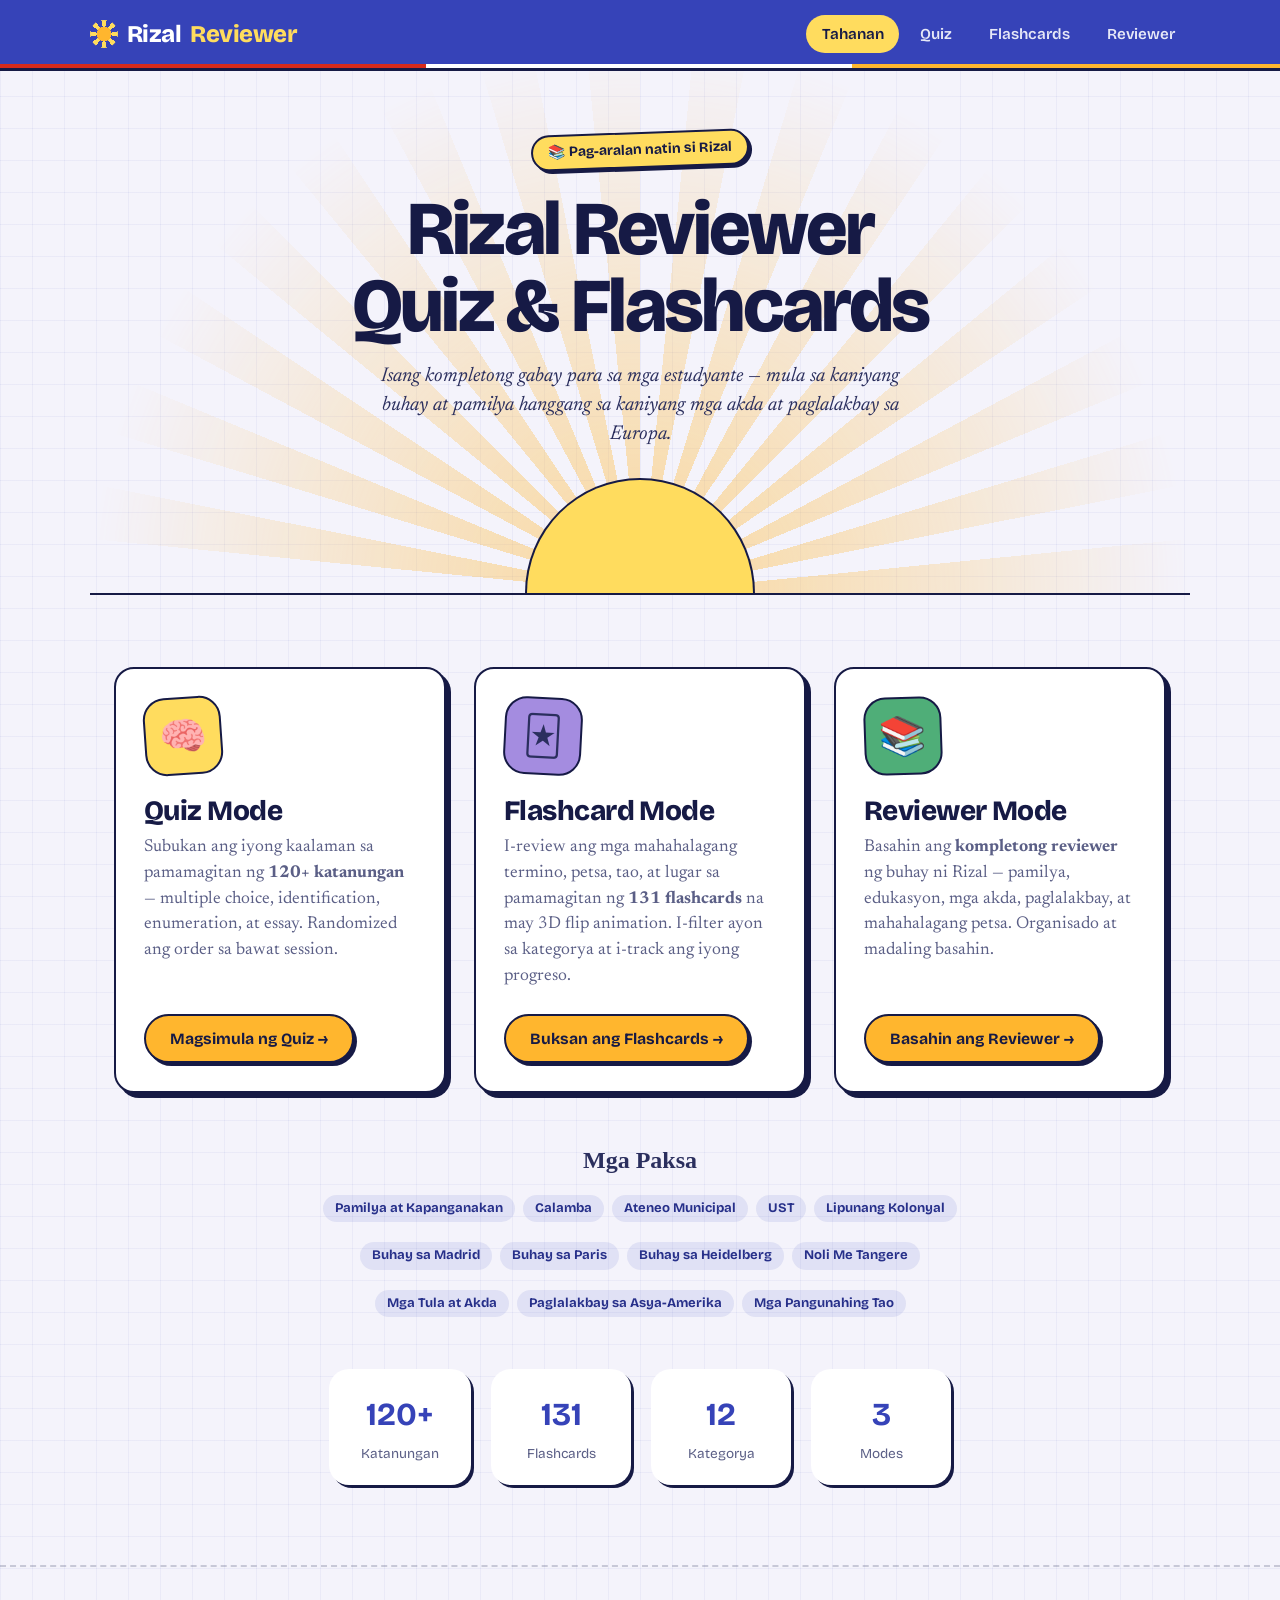
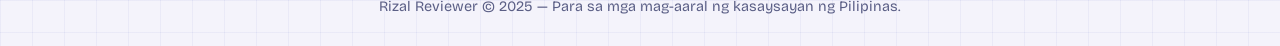
<file: index.html>
<!DOCTYPE html>
<html lang="fil">
<head>
  <meta charset="UTF-8" />
  <meta name="viewport" content="width=device-width, initial-scale=1.0" />
  <title>Rizal Reviewer — Quiz &amp; Flashcards</title>
  <link rel="stylesheet" href="style.css" />
</head>
<body>

  <!-- HEADER -->
  <header class="site-header">
    <div class="header-inner">
      <div class="site-title">Rizal <span>Reviewer</span></div>
      <nav class="site-nav">
        <a href="index.html"      class="nav-link active">Tahanan</a>
        <a href="quiz.html"       class="nav-link">Quiz</a>
        <a href="flashcards.html" class="nav-link">Flashcards</a>
        <a href="reviewer.html"   class="nav-link">Reviewer</a>
      </nav>
    </div>
  </header>

  <!-- HERO -->
  <section class="hero container">
    <div class="hero-badge">📚 Pag-aralan natin si Rizal</div>
    <h1>Rizal Reviewer<br>Quiz &amp; Flashcards</h1>
    <p>
      Isang kompletong gabay para sa mga estudyante — mula sa kaniyang buhay at pamilya
      hanggang sa kaniyang mga akda at paglalakbay sa Europa.
    </p>
  </section>

  <!-- MODE CARDS -->
  <main class="container">
    <div class="mode-grid">

      <!-- Quiz Card -->
      <a href="quiz.html" class="mode-card">
        <span class="mode-icon">🧠</span>
        <h2>Quiz Mode</h2>
        <p>
          Subukan ang iyong kaalaman sa pamamagitan ng <strong>120+ katanungan</strong> —
          multiple choice, identification, enumeration, at essay.
          Randomized ang order sa bawat session.
        </p>
        <span class="btn-primary">Magsimula ng Quiz →</span>
      </a>

      <!-- Flashcard Card -->
      <a href="flashcards.html" class="mode-card">
        <span class="mode-icon">🃏</span>
        <h2>Flashcard Mode</h2>
        <p>
          I-review ang mga mahahalagang termino, petsa, tao, at lugar sa pamamagitan ng
          <strong>131 flashcards</strong> na may 3D flip animation.
          I-filter ayon sa kategorya at i-track ang iyong progreso.
        </p>
        <span class="btn-primary">Buksan ang Flashcards →</span>
      </a>

      <!-- Reviewer Card -->
      <a href="reviewer.html" class="mode-card">
        <span class="mode-icon">📚</span>
        <h2>Reviewer Mode</h2>
        <p>
          Basahin ang <strong>kompletong reviewer</strong> ng buhay ni Rizal —
          pamilya, edukasyon, mga akda, paglalakbay, at mahahalagang petsa.
          Organisado at madaling basahin.
        </p>
        <span class="btn-primary">Basahin ang Reviewer →</span>
      </a>

    </div>

    <!-- Topics Covered -->
    <section style="margin-top:3rem; text-align:center;">
      <h2 style="font-family:'Playfair Display',serif; color:var(--navy); font-size:1.5rem; margin-bottom:1rem;">
        Mga Paksa
      </h2>
      <div style="display:flex; flex-wrap:wrap; gap:.5rem; justify-content:center; max-width:700px; margin:0 auto;">
        <span class="category-badge">Pamilya at Kapanganakan</span>
        <span class="category-badge">Calamba</span>
        <span class="category-badge">Ateneo Municipal</span>
        <span class="category-badge">UST</span>
        <span class="category-badge">Lipunang Kolonyal</span>
        <span class="category-badge">Buhay sa Madrid</span>
        <span class="category-badge">Buhay sa Paris</span>
        <span class="category-badge">Buhay sa Heidelberg</span>
        <span class="category-badge">Noli Me Tangere</span>
        <span class="category-badge">Mga Tula at Akda</span>
        <span class="category-badge">Paglalakbay sa Asya-Amerika</span>
        <span class="category-badge">Mga Pangunahing Tao</span>
      </div>
    </section>

    <!-- Quick Stats -->
    <section style="margin-top:2.5rem;">
      <div style="display:flex; gap:1.25rem; justify-content:center; flex-wrap:wrap;">
        <div style="background:var(--white); border-radius:var(--radius); box-shadow:var(--shadow-sm); padding:1.25rem 2rem; text-align:center; min-width:140px;">
          <div style="font-size:2rem; font-weight:700; color:var(--primary);">120+</div>
          <div style="font-size:.85rem; color:var(--mid-gray); margin-top:.2rem;">Katanungan</div>
        </div>
        <div style="background:var(--white); border-radius:var(--radius); box-shadow:var(--shadow-sm); padding:1.25rem 2rem; text-align:center; min-width:140px;">
          <div style="font-size:2rem; font-weight:700; color:var(--primary);">131</div>
          <div style="font-size:.85rem; color:var(--mid-gray); margin-top:.2rem;">Flashcards</div>
        </div>
        <div style="background:var(--white); border-radius:var(--radius); box-shadow:var(--shadow-sm); padding:1.25rem 2rem; text-align:center; min-width:140px;">
          <div style="font-size:2rem; font-weight:700; color:var(--primary);">12</div>
          <div style="font-size:.85rem; color:var(--mid-gray); margin-top:.2rem;">Kategorya</div>
        </div>
        <div style="background:var(--white); border-radius:var(--radius); box-shadow:var(--shadow-sm); padding:1.25rem 2rem; text-align:center; min-width:140px;">
          <div style="font-size:2rem; font-weight:700; color:var(--primary);">3</div>
          <div style="font-size:.85rem; color:var(--mid-gray); margin-top:.2rem;">Modes</div>
        </div>
      </div>
    </section>
  </main>

  <!-- FOOTER -->
  <footer class="site-footer">
    <p>Rizal Reviewer &copy; 2025 &mdash; Para sa mga mag-aaral ng kasaysayan ng Pilipinas.</p>
  </footer>

</body>
</html>
</file>
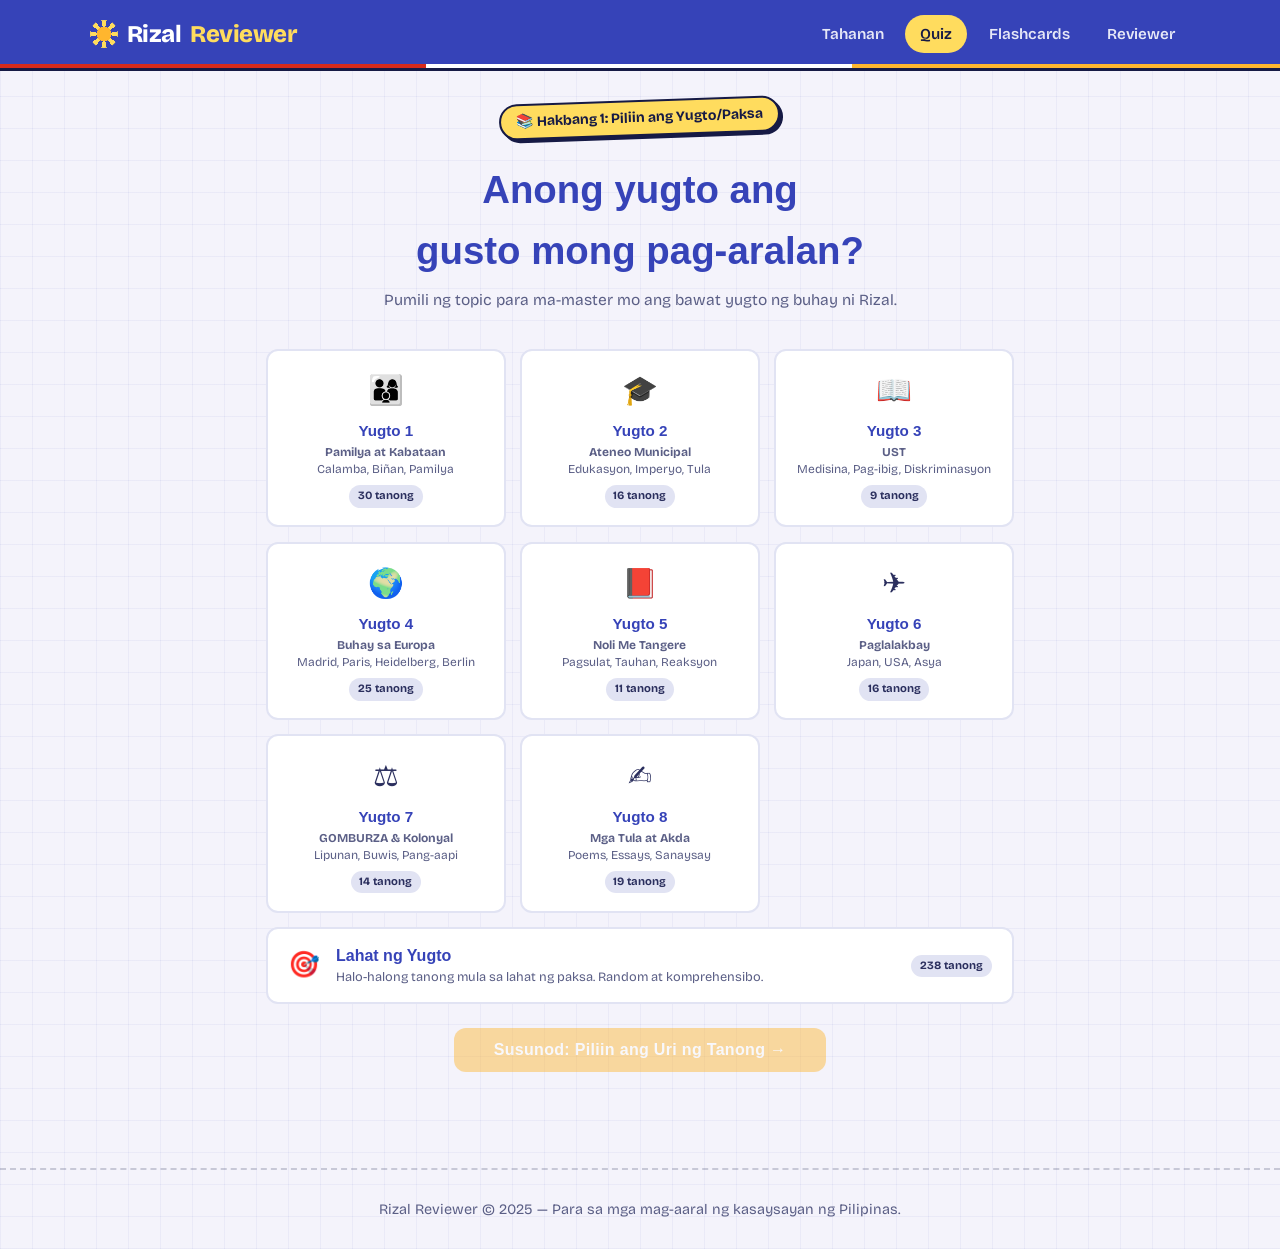
<file: quiz.html>
<!DOCTYPE html>
<html lang="fil">
<head>
  <meta charset="UTF-8" />
  <meta name="viewport" content="width=device-width, initial-scale=1.0" />
  <title>Quiz — Rizal Reviewer</title>
  <link rel="stylesheet" href="style.css" />
  <style>
    /* ── Mode Select Screen ── */
    .mode-select-screen {
      max-width: 780px;
      margin: 0 auto;
      padding: 2rem 1rem 3rem;
    }

    .mode-select-hero {
      text-align: center;
      margin-bottom: 2.25rem;
    }

    .mode-select-hero h1 {
      font-family: Arial, Helvetica, sans-serif;
      font-size: clamp(1.6rem, 4vw, 2.4rem);
      color: var(--primary);
      margin-bottom: .4rem;
    }

    .mode-select-hero p {
      color: var(--mid-gray);
      font-size: .97rem;
    }

    .type-grid {
      display: grid;
      grid-template-columns: repeat(auto-fit, minmax(160px, 1fr));
      gap: 0.9rem;
      margin-bottom: 1.25rem;
    }

    .type-card {
      background: var(--white);
      border: 2.5px solid var(--light-gray);
      border-radius: var(--radius-sm);
      padding: 1.1rem 1rem;
      text-align: center;
      cursor: pointer;
      transition: transform var(--transition), box-shadow var(--transition), border-color var(--transition);
      user-select: none;
    }

    .type-card:hover {
      transform: translateY(-3px);
      box-shadow: var(--shadow-sm);
    }

    .type-card.selected {
      border-color: var(--gold);
      box-shadow: 0 0 0 3px rgba(212,160,23,.2);
    }

    .type-card-icon { font-size: 1.8rem; margin-bottom: .5rem; display: block; }

    .type-card h3 {
      font-family: Arial, Helvetica, sans-serif;
      font-size: 0.95rem;
      color: var(--primary);
      margin-bottom: .25rem;
      line-height: 1.2;
    }

    .type-card p {
      font-size: .75rem;
      color: var(--mid-gray);
      line-height: 1.35;
    }

    .type-card .q-count {
      display: inline-block;
      margin-top: .5rem;
      background: var(--light-gray);
      color: var(--navy);
      font-size: .7rem;
      font-weight: 700;
      border-radius: 99px;
      padding: .15rem .55rem;
    }

    .type-card.selected .q-count {
      background: rgba(255,173,51,.18);
      color: var(--accent-red);
    }

    /* all-types card spans full width on its row */
    .type-card-all {
      grid-column: 1 / -1;
      display: flex;
      align-items: center;
      gap: 1rem;
      text-align: left;
      padding: 1rem 1.25rem;
    }

    .type-card-all .type-card-icon { margin-bottom: 0; font-size: 1.6rem; flex-shrink: 0; }

    .type-card-all .card-text h3 { margin-bottom: .15rem; font-size: 1rem; }
    .type-card-all .card-text p { font-size: .8rem; }

    .start-row {
      display: flex;
      justify-content: center;
      margin-top: 1.5rem;
    }

    .btn-start {
      background: var(--accent-orange);
      color: var(--white);
      font-weight: 700;
      font-size: 1rem;
      padding: .8rem 2.5rem;
      border-radius: var(--radius-sm);
      border: none;
      cursor: pointer;
      transition: filter var(--transition), transform var(--transition);
      letter-spacing: .02em;
    }

    .btn-start:hover { filter: brightness(1.08); transform: translateY(-2px); }
    .btn-start:disabled { opacity: .45; cursor: not-allowed; transform: none; filter: none; }

    /* colour accents per type */
    .type-card[data-type="identification"] { --accent: #6baa75; }
    .type-card[data-type="multiple-choice"] { --accent: #4c57a9; }
    .type-card[data-type="enumeration"] { --accent: #ffad33; }
    .type-card[data-type="essay"] { --accent: #cc1400; }
    .type-card[data-type="all"] { --accent: #967cc7; }

    .type-card.selected { border-color: var(--accent, var(--accent-orange)); box-shadow: 0 0 0 3px color-mix(in srgb, var(--accent, var(--accent-orange)) 20%, transparent); }
    .type-card.selected h3 { color: var(--accent, var(--primary)); }
    .type-card.selected .q-count { background: color-mix(in srgb, var(--accent, var(--accent-orange)) 12%, transparent); color: var(--accent, var(--accent-red)); }
  </style>
</head>
<body>

  <!-- HEADER -->
  <header class="site-header">
    <div class="header-inner">
      <div class="site-title">Rizal <span>Reviewer</span></div>
      <nav class="site-nav">
        <a href="index.html"      class="nav-link">Tahanan</a>
        <a href="quiz.html"       class="nav-link active">Quiz</a>
        <a href="flashcards.html" class="nav-link">Flashcards</a>
        <a href="reviewer.html"   class="nav-link">Reviewer</a>
      </nav>
    </div>
  </header>

  <main id="quizMain">

    <!-- ══════════════════════════════════════════════════════
         MODE SELECT SCREEN - STEP 1: TOPIC/YUGTO
    ══════════════════════════════════════════════════════ -->
    <div id="topicSelectScreen" class="mode-select-screen">
      <div class="mode-select-hero">
        <div class="hero-badge">📚 Hakbang 1: Piliin ang Yugto/Paksa</div>
        <h1>Anong yugto ang<br>gusto mong pag-aralan?</h1>
        <p>Pumili ng topic para ma-master mo ang bawat yugto ng buhay ni Rizal.</p>
      </div>

      <div class="type-grid" style="grid-template-columns: repeat(auto-fit, minmax(200px, 1fr));">

        <!-- Yugto 1: Pamilya at Kabataan -->
        <div class="type-card" data-category="yugto1" onclick="selectCategory(this)">
          <span class="type-card-icon">👨‍👩‍👦</span>
          <h3>Yugto 1</h3>
          <p><strong>Pamilya at Kabataan</strong><br>Calamba, Biñan, Pamilya</p>
          <span class="q-count" id="count-yugto1">0 tanong</span>
        </div>

        <!-- Yugto 2: Ateneo -->
        <div class="type-card" data-category="yugto2" onclick="selectCategory(this)">
          <span class="type-card-icon">🎓</span>
          <h3>Yugto 2</h3>
          <p><strong>Ateneo Municipal</strong><br>Edukasyon, Imperyo, Tula</p>
          <span class="q-count" id="count-yugto2">0 tanong</span>
        </div>

        <!-- Yugto 3: UST -->
        <div class="type-card" data-category="yugto3" onclick="selectCategory(this)">
          <span class="type-card-icon">📖</span>
          <h3>Yugto 3</h3>
          <p><strong>UST</strong><br>Medisina, Pag-ibig, Diskriminasyon</p>
          <span class="q-count" id="count-yugto3">0 tanong</span>
        </div>

        <!-- Yugto 4: Europa -->
        <div class="type-card" data-category="yugto4" onclick="selectCategory(this)">
          <span class="type-card-icon">🌍</span>
          <h3>Yugto 4</h3>
          <p><strong>Buhay sa Europa</strong><br>Madrid, Paris, Heidelberg, Berlin</p>
          <span class="q-count" id="count-yugto4">0 tanong</span>
        </div>

        <!-- Yugto 5: Noli -->
        <div class="type-card" data-category="yugto5" onclick="selectCategory(this)">
          <span class="type-card-icon">📕</span>
          <h3>Yugto 5</h3>
          <p><strong>Noli Me Tangere</strong><br>Pagsulat, Tauhan, Reaksyon</p>
          <span class="q-count" id="count-yugto5">0 tanong</span>
        </div>

        <!-- Yugto 6: Paglalakbay -->
        <div class="type-card" data-category="yugto6" onclick="selectCategory(this)">
          <span class="type-card-icon">✈️</span>
          <h3>Yugto 6</h3>
          <p><strong>Paglalakbay</strong><br>Japan, USA, Asya</p>
          <span class="q-count" id="count-yugto6">0 tanong</span>
        </div>

        <!-- GOMBURZA & Colonial -->
        <div class="type-card" data-category="yugto7" onclick="selectCategory(this)">
          <span class="type-card-icon">⚖️</span>
          <h3>Yugto 7</h3>
          <p><strong>GOMBURZA & Kolonyal</strong><br>Lipunan, Buwis, Pang-aapi</p>
          <span class="q-count" id="count-yugto7">0 tanong</span>
        </div>

        <!-- Mga Akda -->
        <div class="type-card" data-category="yugto8" onclick="selectCategory(this)">
          <span class="type-card-icon">✍️</span>
          <h3>Yugto 8</h3>
          <p><strong>Mga Tula at Akda</strong><br>Poems, Essays, Sanaysay</p>
          <span class="q-count" id="count-yugto8">0 tanong</span>
        </div>

        <!-- All Topics -->
        <div class="type-card type-card-all" data-category="all" onclick="selectCategory(this)">
          <span class="type-card-icon">🎯</span>
          <div class="card-text">
            <h3>Lahat ng Yugto</h3>
            <p>Halo-halong tanong mula sa lahat ng paksa. Random at komprehensibo.</p>
          </div>
          <span class="q-count" id="count-all-topics" style="margin-top:0; margin-left:auto; flex-shrink:0;">0 tanong</span>
        </div>

      </div>

      <div class="start-row">
        <button class="btn-start" id="categoryNextBtn" onclick="goToTypeSelect()" disabled>
          Susunod: Piliin ang Uri ng Tanong →
        </button>
      </div>
    </div>

    <!-- ══════════════════════════════════════════════════════
         MODE SELECT SCREEN - STEP 2: QUESTION TYPE
    ══════════════════════════════════════════════════════ -->
    <div id="modeSelectScreen" class="mode-select-screen hidden">
      <div class="mode-select-hero">
        <div class="hero-badge">🧠 Hakbang 2: Piliin ang Uri ng Tanong</div>
        <h1>Anong uri ng quiz<br>ang gusto mo?</h1>
        <p>Pumili ng question type para sa <span id="selectedTopicName" style="color:var(--accent-orange);font-weight:700;"></span></p>
        <button class="btn btn-ghost" style="margin-top:.5rem;" onclick="backToTopicSelect()">← Bumalik sa Yugto</button>
      </div>

      <div class="type-grid">

        <!-- Identification -->
        <div class="type-card" data-type="identification" onclick="selectType(this)">
          <span class="type-card-icon">🔍</span>
          <h3>Identification</h3>
          <p>Ibigay ang tamang sagot batay sa paglalarawan o pahiwatig.</p>
          <span class="q-count" id="count-identification">0 tanong</span>
        </div>

        <!-- Multiple Choice -->
        <div class="type-card" data-type="multiple-choice" onclick="selectType(this)">
          <span class="type-card-icon">🔵</span>
          <h3>Multiple Choice</h3>
          <p>Piliin ang tamang sagot sa apat na pagpipilian.</p>
          <span class="q-count" id="count-multiple-choice">0 tanong</span>
        </div>

        <!-- Enumeration -->
        <div class="type-card" data-type="enumeration" onclick="selectType(this)">
          <span class="type-card-icon">📋</span>
          <h3>Enumeration</h3>
          <p>Ilista ang mga tamang sagot sa bawat tanong.</p>
          <span class="q-count" id="count-enumeration">0 tanong</span>
        </div>

        <!-- Essay -->
        <div class="type-card" data-type="essay" onclick="selectType(this)">
          <span class="type-card-icon">✍️</span>
          <h3>Essay</h3>
          <p>Sagutin nang bukas, pagkatapos ay ikumpara sa modelo ng sagot.</p>
          <span class="q-count" id="count-essay">0 tanong</span>
        </div>

        <!-- All Types -->
        <div class="type-card type-card-all" data-type="all" onclick="selectType(this)">
          <span class="type-card-icon">🎯</span>
          <div class="card-text">
            <h3>Lahat ng Uri</h3>
            <p>Halo-halong identification, multiple choice, enumeration, at essay. Randomized ang order.</p>
          </div>
          <span class="q-count" id="count-all" style="margin-top:0; margin-left:auto; flex-shrink:0;">0 tanong</span>
        </div>

      </div>

      <div class="start-row">
        <button class="btn-start" id="startBtn" onclick="startQuiz()" disabled>
          Simulan ang Quiz →
        </button>
      </div>
    </div>

    <!-- ══════════════════════════════════════════════════════
         QUIZ SCREEN
    ══════════════════════════════════════════════════════ -->
    <div id="quizScreen" class="quiz-layout hidden">

      <!-- Top bar -->
      <div class="quiz-meta">
        <div style="display:flex; align-items:center; gap:.6rem;">
          <button class="btn btn-ghost" style="padding:.3rem .6rem; font-size:.82rem;" onclick="backToMenu()">← Menu</button>
          <div class="score-display" id="scoreDisplay">Iskor: 0</div>
        </div>
        <div style="font-size:.88rem; color:var(--mid-gray);" id="qCounter">Tanong 1 ng 65</div>
      </div>

      <!-- Progress Bar -->
      <div class="progress-wrap">
        <div class="progress-bar" id="progressBar" style="width:0%"></div>
      </div>

      <!-- Question Card -->
      <div class="question-card">
        <span class="question-type-tag" id="typeTag">Multiple Choice</span>
        <span class="category-badge" id="catBadge">Kategorya</span>
        <div class="question-text" id="questionText">Naglo-load...</div>

        <!-- Multiple Choice -->
        <div id="mcArea" class="options-grid hidden"></div>

        <!-- Identification -->
        <div id="idArea" class="hidden">
          <div class="id-input-wrap">
            <input type="text" class="id-input" id="idInput" placeholder="Isulat ang iyong sagot dito..." autocomplete="off" />
            <button class="btn btn-navy" id="idCheckBtn" onclick="checkIdentification()">Suriin</button>
          </div>
        </div>

        <!-- Enumeration -->
        <div id="enumArea" class="hidden">
          <div class="enum-inputs" id="enumInputs"></div>
          <div class="action-row">
            <button class="btn btn-navy" id="enumCheckBtn" onclick="checkEnumeration()">Isumite ang mga Sagot</button>
          </div>
        </div>

        <!-- Essay -->
        <div id="essayArea" class="hidden">
          <p class="self-eval-note">✏️ Self-evaluation — Isulat ang iyong sagot, pagkatapos ay ipakita ang modelo ng sagot para suriin ang iyong sarili.</p>
          <textarea class="essay-textarea" id="essayInput" placeholder="Isulat ang iyong sagot dito..."></textarea>
          <div class="action-row">
            <button class="btn btn-gold" onclick="revealEssay()">Ipakita ang Modelo ng Sagot 📖</button>
          </div>
        </div>

        <!-- Feedback Box -->
        <div class="feedback-box" id="feedbackBox"></div>
      </div>

      <!-- Next Button -->
      <div class="action-row" id="nextRow" style="display:none;">
        <button class="btn btn-navy" id="nextBtn" onclick="nextQuestion()">Susunod na Tanong →</button>
      </div>
    </div>

    <!-- ══════════════════════════════════════════════════════
         RESULTS SCREEN
    ══════════════════════════════════════════════════════ -->
    <div id="resultsScreen" class="quiz-layout hidden">
      <div class="results-screen">
        <div class="results-emoji" id="resultsEmoji">🎉</div>
        <h2 id="resultsHeading">Magaling!</h2>
        <div class="score-big" id="scoreBig">0 / 0</div>
        <div class="score-label" id="scoreLabel">0%</div>

        <div class="results-breakdown" id="resultsBreakdown"></div>

        <div class="results-actions">
          <button class="btn btn-gold" onclick="restartSameType()">🔄 Ulitin ang ganitong Uri</button>
          <button class="btn btn-outline" onclick="backToMenu()">🎯 Pumili ng Ibang Uri</button>
          <a href="index.html" class="btn btn-ghost">🏠 Tahanan</a>
        </div>

        <div class="review-section" id="reviewSection"></div>
      </div>
    </div>

  </main>

  <footer class="site-footer">
    <p>Rizal Reviewer &copy; 2025 &mdash; Para sa mga mag-aaral ng kasaysayan ng Pilipinas.</p>
  </footer>

  <script src="questions.js"></script>
  <script>
  // =========================================================
  //  Quiz Engine with Category Selection
  // =========================================================

  let selectedCategory = null;  // yugto1, yugto2, etc., or 'all'
  let selectedType     = null;  // 'identification' | 'multiple-choice' | 'enumeration' | 'essay' | 'all'
  let shuffled         = [];
  let currentIdx       = 0;
  let score            = 0;
  let answered         = false;
  let wrongItems       = [];
  let essayRevealed    = false;

  // Category mappings
  const CATEGORY_MAP = {
    'yugto1': ['Pamilya at Kapanganakan', 'Calamba', 'Biñan'],
    'yugto2': ['Ateneo Municipal'],
    'yugto3': ['UST'],
    'yugto4': ['Buhay sa Europa'],
    'yugto5': ['Noli Me Tangere'],
    'yugto6': ['Paglalakbay'],
    'yugto7': ['GOMBURZA', 'Lipunang Kolonyal'],
    'yugto8': ['Mga Tula at Akda']
  };

  const CATEGORY_NAMES = {
    'yugto1': 'Yugto 1: Pamilya at Kabataan',
    'yugto2': 'Yugto 2: Ateneo Municipal',
    'yugto3': 'Yugto 3: UST',
    'yugto4': 'Yugto 4: Buhay sa Europa',
    'yugto5': 'Yugto 5: Noli Me Tangere',
    'yugto6': 'Yugto 6: Paglalakbay',
    'yugto7': 'Yugto 7: GOMBURZA & Kolonyal',
    'yugto8': 'Yugto 8: Mga Tula at Akda',
    'all': 'Lahat ng Yugto'
  };

  // ── Helpers ──────────────────────────────────────────────
  function shuffle(arr) {
    const a = [...arr];
    for (let i = a.length - 1; i > 0; i--) {
      const j = Math.floor(Math.random() * (i + 1));
      [a[i], a[j]] = [a[j], a[i]];
    }
    return a;
  }

  function normalize(str) {
    return String(str).trim().toLowerCase()
      .replace(/[áàâä]/g,'a').replace(/[éèêë]/g,'e')
      .replace(/[íìîï]/g,'i').replace(/[óòôö]/g,'o')
      .replace(/[úùûü]/g,'u').replace(/ñ/g,'n');
  }

  function typeLabel(type) {
    const map = {
      'multiple-choice': '🔵 Multiple Choice',
      'identification':  '🔍 Identification',
      'enumeration':     '📋 Enumeration',
      'essay':           '✍️ Essay (Self-Evaluation)'
    };
    return map[type] || type;
  }

  // ── Count questions per type ──────────────────────────────
  function initCounts() {
    // Count by category
    for (let cat in CATEGORY_MAP) {
      const categories = CATEGORY_MAP[cat];
      const n = QUESTIONS.filter(q => categories.includes(q.category)).length;
      const el = document.getElementById(`count-${cat}`);
      if (el) el.textContent = `${n} tanong`;
    }
    document.getElementById('count-all-topics').textContent = `${QUESTIONS.length} tanong`;

    // Count by type (will update after category selection)
    updateTypeCounts();
  }

  function updateTypeCounts() {
    const pool = getQuestionPool();
    const types = ['identification','multiple-choice','enumeration','essay'];
    types.forEach(t => {
      const n = pool.filter(q => q.type === t).length;
      const el = document.getElementById(`count-${t}`);
      if (el) el.textContent = `${n} tanong`;
    });
    const allEl = document.getElementById('count-all');
    if (allEl) allEl.textContent = `${pool.length} tanong`;
  }

  function getQuestionPool() {
    if (!selectedCategory || selectedCategory === 'all') {
      return QUESTIONS;
    }
    const categories = CATEGORY_MAP[selectedCategory];
    return QUESTIONS.filter(q => categories.includes(q.category));
  }

  // ── Category selection ────────────────────────────────────
  function selectCategory(card) {
    document.querySelectorAll('#topicSelectScreen .type-card').forEach(c => c.classList.remove('selected'));
    card.classList.add('selected');
    selectedCategory = card.dataset.category;
    document.getElementById('categoryNextBtn').disabled = false;
  }

  function goToTypeSelect() {
    if (!selectedCategory) return;
    document.getElementById('topicSelectScreen').classList.add('hidden');
    document.getElementById('modeSelectScreen').classList.remove('hidden');
    document.getElementById('selectedTopicName').textContent = CATEGORY_NAMES[selectedCategory];
    updateTypeCounts();
    window.scrollTo({ top: 0, behavior: 'smooth' });
  }

  function backToTopicSelect() {
    document.getElementById('modeSelectScreen').classList.add('hidden');
    document.getElementById('topicSelectScreen').classList.remove('hidden');
    selectedType = null;
    document.querySelectorAll('#modeSelectScreen .type-card').forEach(c => c.classList.remove('selected'));
    document.getElementById('startBtn').disabled = true;
    window.scrollTo({ top: 0, behavior: 'smooth' });
  }

  // ── Type selection ────────────────────────────────────────
  function selectType(card) {
    document.querySelectorAll('.type-card').forEach(c => c.classList.remove('selected'));
    card.classList.add('selected');
    selectedType = card.dataset.type;
    document.getElementById('startBtn').disabled = false;
  }

  // ── Start ─────────────────────────────────────────────────
  function startQuiz() {
    if (!selectedType || !selectedCategory) return;

    let pool = getQuestionPool();
    
    if (selectedType !== 'all') {
      pool = pool.filter(q => q.type === selectedType);
    }

    shuffled   = shuffle(pool);
    currentIdx = 0;
    score      = 0;
    wrongItems = [];

    document.getElementById('topicSelectScreen').classList.add('hidden');
    document.getElementById('modeSelectScreen').classList.add('hidden');
    document.getElementById('resultsScreen').classList.add('hidden');
    document.getElementById('quizScreen').classList.remove('hidden');

    renderQuestion();
    window.scrollTo({ top: 0, behavior: 'smooth' });
  }

  // ── Back to menu ──────────────────────────────────────────
  function backToMenu() {
    document.getElementById('quizScreen').classList.add('hidden');
    document.getElementById('resultsScreen').classList.add('hidden');
    document.getElementById('topicSelectScreen').classList.remove('hidden');
    document.getElementById('modeSelectScreen').classList.add('hidden');
    selectedType = null;
    selectedCategory = null;
    document.querySelectorAll('.type-card').forEach(c => c.classList.remove('selected'));
    document.getElementById('categoryNextBtn').disabled = true;
    document.getElementById('startBtn').disabled = true;
    window.scrollTo({ top: 0, behavior: 'smooth' });
  }

  // ── Restart same type ─────────────────────────────────────
  function restartSameType() {
    startQuiz();
  }

  // ── Render ───────────────────────────────────────────────
  function renderQuestion() {
    answered      = false;
    essayRevealed = false;
    const q     = shuffled[currentIdx];
    const total = shuffled.length;

    document.getElementById('qCounter').textContent     = `Tanong ${currentIdx + 1} ng ${total}`;
    document.getElementById('scoreDisplay').textContent  = `Iskor: ${score}`;
    document.getElementById('progressBar').style.width   = `${(currentIdx / total) * 100}%`;

    document.getElementById('typeTag').textContent       = typeLabel(q.type);
    document.getElementById('catBadge').textContent      = q.category;
    document.getElementById('questionText').textContent  = q.question;

    ['mcArea','idArea','enumArea','essayArea'].forEach(id => {
      document.getElementById(id).classList.add('hidden');
    });

    const fb = document.getElementById('feedbackBox');
    fb.className = 'feedback-box';
    fb.innerHTML = '';
    document.getElementById('nextRow').style.display = 'none';

    if (q.type === 'multiple-choice') renderMC(q);
    else if (q.type === 'identification') renderID(q);
    else if (q.type === 'enumeration')   renderEnum(q);
    else if (q.type === 'essay')          renderEssay(q);
  }

  // ── Multiple Choice ───────────────────────────────────────
  function renderMC(q) {
    const area = document.getElementById('mcArea');
    area.classList.remove('hidden');
    const opts    = shuffle(q.options);
    const letters = ['A','B','C','D'];
    area.innerHTML = opts.map((opt, i) => `
      <button class="option-btn" onclick="selectOption(this,'${escQ(opt)}','${escQ(q.answer)}')" data-val="${escQ(opt)}">
        <span class="opt-letter">${letters[i]}</span>
        <span>${opt}</span>
      </button>
    `).join('');
  }

  function escQ(str) {
    return String(str).replace(/'/g, "\\'").replace(/"/g, '&quot;');
  }

  function selectOption(btn, chosen, correct) {
    if (answered) return;
    answered = true;

    document.getElementById('mcArea').querySelectorAll('.option-btn').forEach(b => {
      b.disabled = true;
      if (b.dataset.val === correct)              b.classList.add('correct');
      else if (b === btn && b.dataset.val !== correct) b.classList.add('wrong');
    });

    const q = shuffled[currentIdx];
    if (chosen === correct) {
      score++;
      showFeedback('correct', '✅ Tama! ' + q.explanation);
    } else {
      showFeedback('wrong', `❌ Mali. Ang tamang sagot: <span class="fb-answer">${correct}</span><br>${q.explanation}`);
      wrongItems.push({ q, userAnswer: chosen });
    }

    document.getElementById('scoreDisplay').textContent = `Iskor: ${score}`;
    document.getElementById('nextRow').style.display = 'flex';
  }

  // ── Identification ────────────────────────────────────────
  function renderID(q) {
    const area  = document.getElementById('idArea');
    area.classList.remove('hidden');
    const input = document.getElementById('idInput');
    input.value     = '';
    input.className = 'id-input';
    input.disabled  = false;
    document.getElementById('idCheckBtn').disabled = false;
    input.onkeydown = e => { if (e.key === 'Enter') checkIdentification(); };
    setTimeout(() => input.focus(), 50);
  }

  function checkIdentification() {
    if (answered) return;
    const q       = shuffled[currentIdx];
    const input   = document.getElementById('idInput');
    const userAns = input.value.trim();
    if (!userAns) return;

    answered = true;
    input.disabled = true;
    document.getElementById('idCheckBtn').disabled = true;

    const correct    = Array.isArray(q.answer) ? q.answer : [q.answer];
    const isCorrect  = correct.some(ans => normalize(userAns) === normalize(ans));

    if (isCorrect) {
      score++;
      input.classList.add('correct');
      showFeedback('correct', '✅ Tama! ' + q.explanation);
    } else {
      input.classList.add('wrong');
      showFeedback('wrong', `❌ Mali. Ang tamang sagot: <span class="fb-answer">${correct.join(' / ')}</span><br>${q.explanation}`);
      wrongItems.push({ q, userAnswer: userAns });
    }

    document.getElementById('scoreDisplay').textContent = `Iskor: ${score}`;
    document.getElementById('nextRow').style.display = 'flex';
  }

  // ── Enumeration ───────────────────────────────────────────
  function renderEnum(q) {
    const area   = document.getElementById('enumArea');
    area.classList.remove('hidden');
    const inputs = document.getElementById('enumInputs');
    inputs.innerHTML = Array.from({ length: q.answer.length }, (_, i) => `
      <div class="enum-row">
        <span class="enum-num">${i + 1}</span>
        <input type="text" class="enum-input" id="enum_${i}" placeholder="Sagot ${i + 1}..." autocomplete="off" />
      </div>
    `).join('');
    document.getElementById('enumCheckBtn').disabled = false;
    setTimeout(() => { const f = document.getElementById('enum_0'); if (f) f.focus(); }, 50);
  }

  function checkEnumeration() {
    if (answered) return;
    answered = true;

    const q       = shuffled[currentIdx];
    const correct = q.answer;
    let hits      = 0;
    const userAnswers = [];

    correct.forEach((_, i) => {
      const inp     = document.getElementById(`enum_${i}`);
      if (!inp) return;
      inp.disabled  = true;
      const userVal = inp.value.trim();
      userAnswers.push(userVal);
      const matched = correct.some(a => normalize(userVal) === normalize(a));
      if (matched && userVal !== '') { inp.classList.add('correct'); hits++; }
      else                           { inp.classList.add('wrong'); }
    });

    document.getElementById('enumCheckBtn').disabled = true;

    const allCorrect  = hits === correct.length;
    if (allCorrect) score++;

    const correctList = correct.map((a, i) => `${i + 1}. ${a}`).join('<br>');
    const icon        = allCorrect ? '✅' : (hits > 0 ? '⚠️' : '❌');
    const msg         = allCorrect
      ? `${icon} Tama lahat! (${hits}/${correct.length})`
      : `${icon} ${hits} sa ${correct.length} ang tama.<br><span class="fb-answer">Mga tamang sagot:</span><br>${correctList}<br><br>${q.explanation}`;

    showFeedback(allCorrect ? 'correct' : (hits > 0 ? 'neutral' : 'wrong'), msg);
    if (!allCorrect) wrongItems.push({ q, userAnswer: userAnswers.join(', ') });

    document.getElementById('scoreDisplay').textContent = `Iskor: ${score}`;
    document.getElementById('nextRow').style.display = 'flex';
  }

  // ── Essay ─────────────────────────────────────────────────
  function renderEssay(q) {
    const area = document.getElementById('essayArea');
    area.classList.remove('hidden');
    document.getElementById('essayInput').value    = '';
    document.getElementById('essayInput').disabled = false;
  }

  function revealEssay() {
    if (essayRevealed) return;
    essayRevealed = true;
    answered      = true;

    const q = shuffled[currentIdx];
    document.getElementById('essayInput').disabled = true;

    showFeedback('neutral',
      `📖 <strong>Modelo ng Sagot:</strong><br><br>${q.answer.replace(/\n/g,'<br>')}<br><br><em>${q.explanation}</em>`
    );
    document.getElementById('nextRow').style.display = 'flex';
  }

  // ── Feedback ──────────────────────────────────────────────
  function showFeedback(type, html) {
    const fb = document.getElementById('feedbackBox');
    fb.className = `feedback-box show ${type === 'correct' ? 'correct-fb' : type === 'wrong' ? 'wrong-fb' : 'neutral-fb'}`;
    fb.innerHTML = html;
  }

  // ── Next ──────────────────────────────────────────────────
  function nextQuestion() {
    currentIdx++;
    if (currentIdx >= shuffled.length) showResults();
    else renderQuestion();
  }

  // ── Results ───────────────────────────────────────────────
  function showResults() {
    document.getElementById('quizScreen').classList.add('hidden');
    document.getElementById('resultsScreen').classList.remove('hidden');

    const total = shuffled.length;
    const pct   = Math.round((score / total) * 100);

    let emoji, heading, label;
    if (pct >= 90)      { emoji = '🏆'; heading = 'Napakahusay!';        label = 'Bayani ka ng kasaysayan!'; }
    else if (pct >= 75) { emoji = '🎉'; heading = 'Magaling!';           label = 'Natatandaan mo ang Rizal!'; }
    else if (pct >= 55) { emoji = '📚'; heading = 'Mabuti!';             label = 'Kaunti pa at magiging eksperto ka!'; }
    else if (pct >= 35) { emoji = '💪'; heading = 'Patuloy Pag-aralan!'; label = 'Kaya mo pa!'; }
    else                 { emoji = '🌱'; heading = 'Magsimula Ulit!';     label = 'Pag-aralan pa ang reviewer!'; }

    document.getElementById('resultsEmoji').textContent   = emoji;
    document.getElementById('resultsHeading').textContent = heading;
    document.getElementById('scoreBig').textContent       = `${score} / ${total}`;
    document.getElementById('scoreLabel').textContent     = `${pct}% — ${label}`;

    document.getElementById('resultsBreakdown').innerHTML = `
      <div class="breakdown-chip correct-chip">✅ Tama: ${score}</div>
      <div class="breakdown-chip wrong-chip">❌ Mali: ${total - score}</div>
      <div class="breakdown-chip">📊 ${pct}%</div>
    `;

    const rev = document.getElementById('reviewSection');
    if (wrongItems.length === 0) {
      rev.innerHTML = '<p style="text-align:center;color:var(--green);font-weight:600;margin-top:1rem;">🎊 Walang maling sagot! Perfect score!</p>';
    } else {
      rev.innerHTML = `
        <h3>Mga Maling Sagot (${wrongItems.length})</h3>
        ${wrongItems.map(item => `
          <div class="review-item">
            <div class="ri-q">${item.q.question}</div>
            <div class="ri-your">Iyong sagot: ${item.userAnswer || '(walang sagot)'}</div>
            <div class="ri-correct">Tamang sagot: ${Array.isArray(item.q.answer) ? item.q.answer.join(' | ') : item.q.answer}</div>
          </div>
        `).join('')}
      `;
    }

    window.scrollTo({ top: 0, behavior: 'smooth' });
  }

  // ── Boot ──────────────────────────────────────────────────
  initCounts();
  </script>

</body>
</html>
</file>
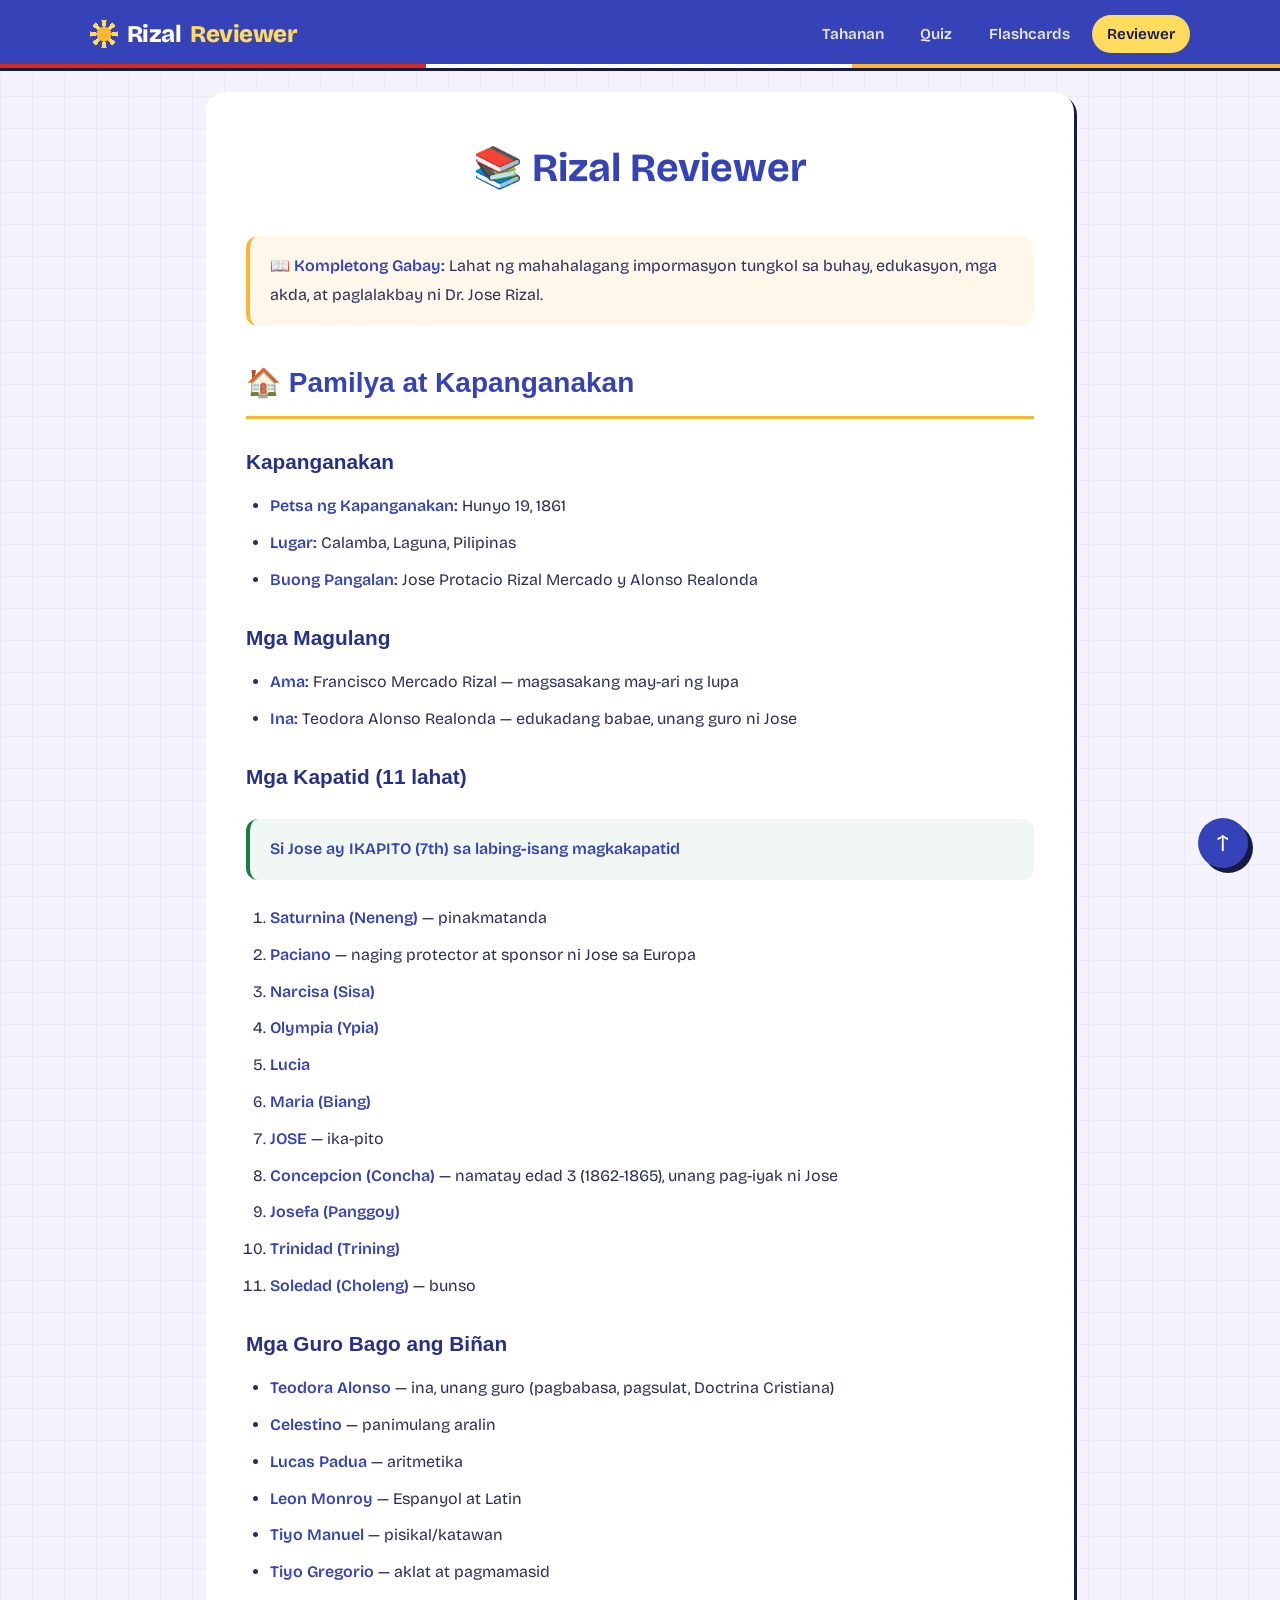
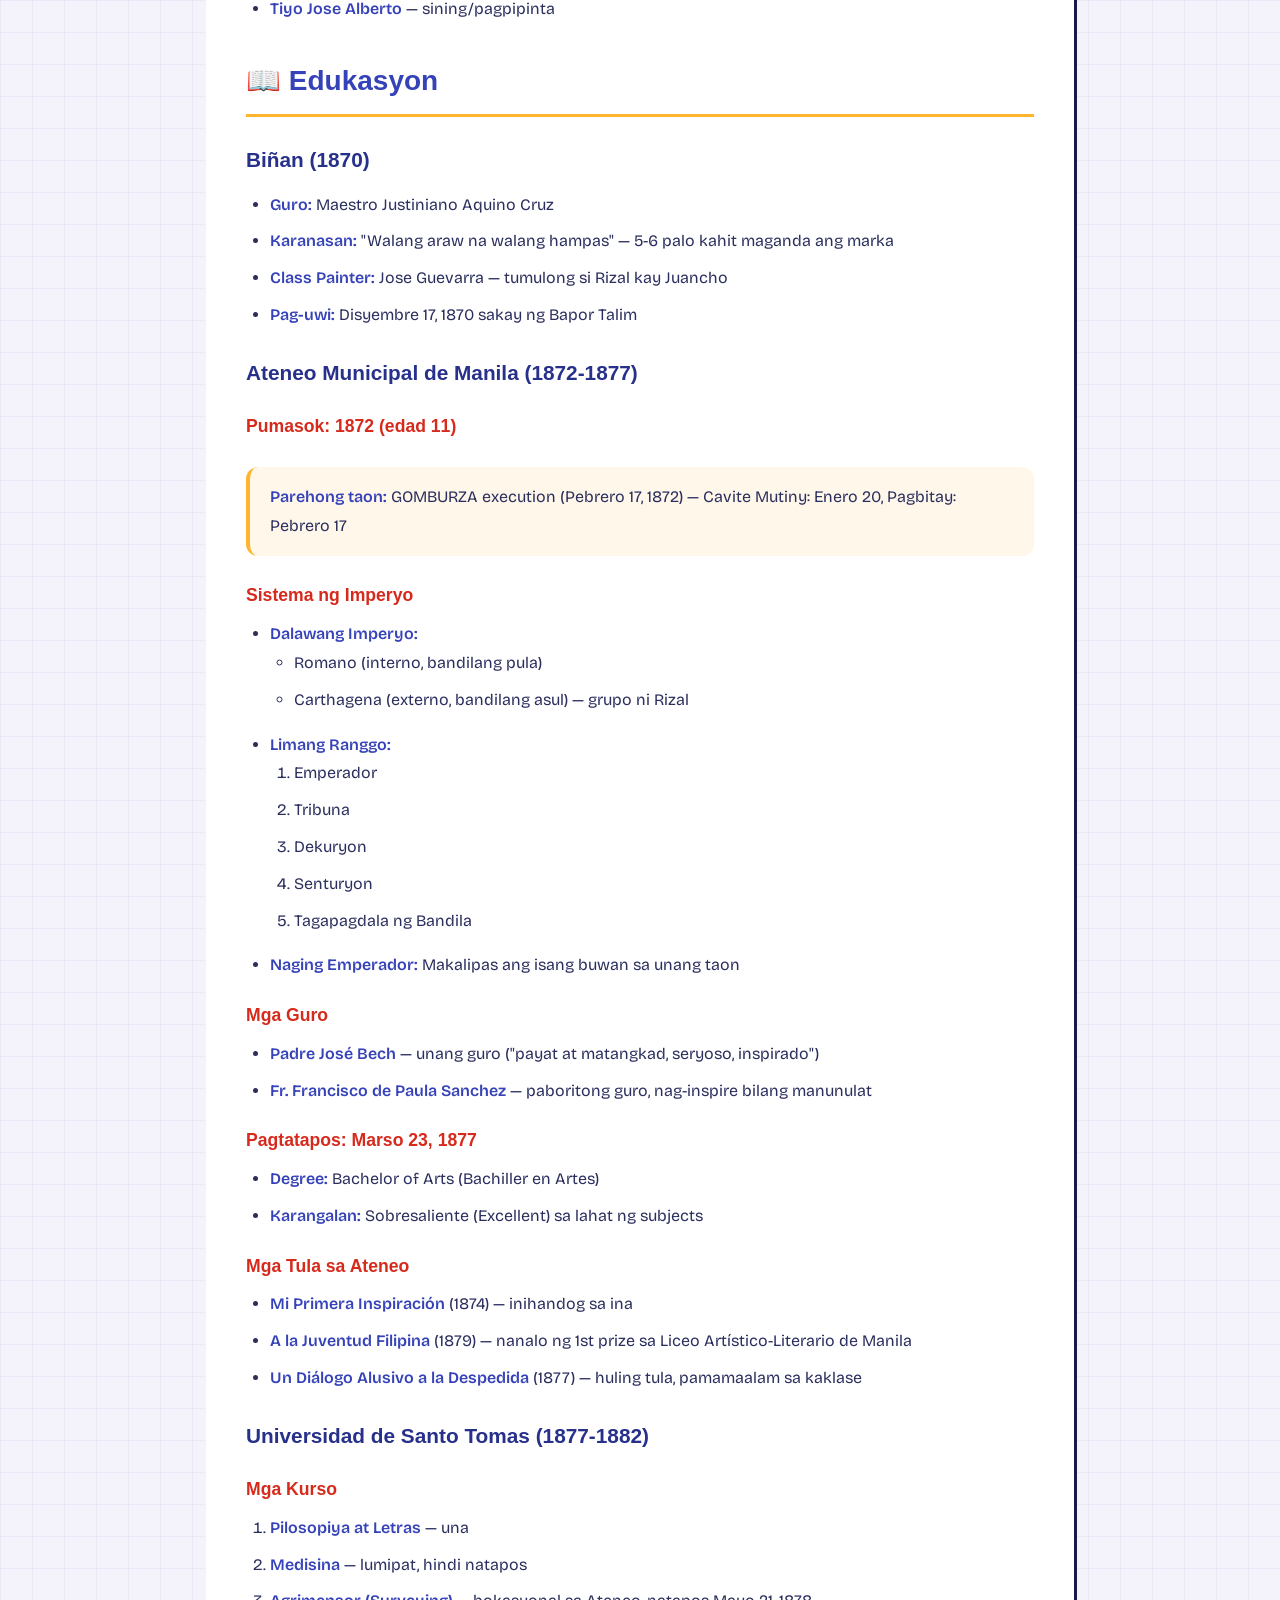
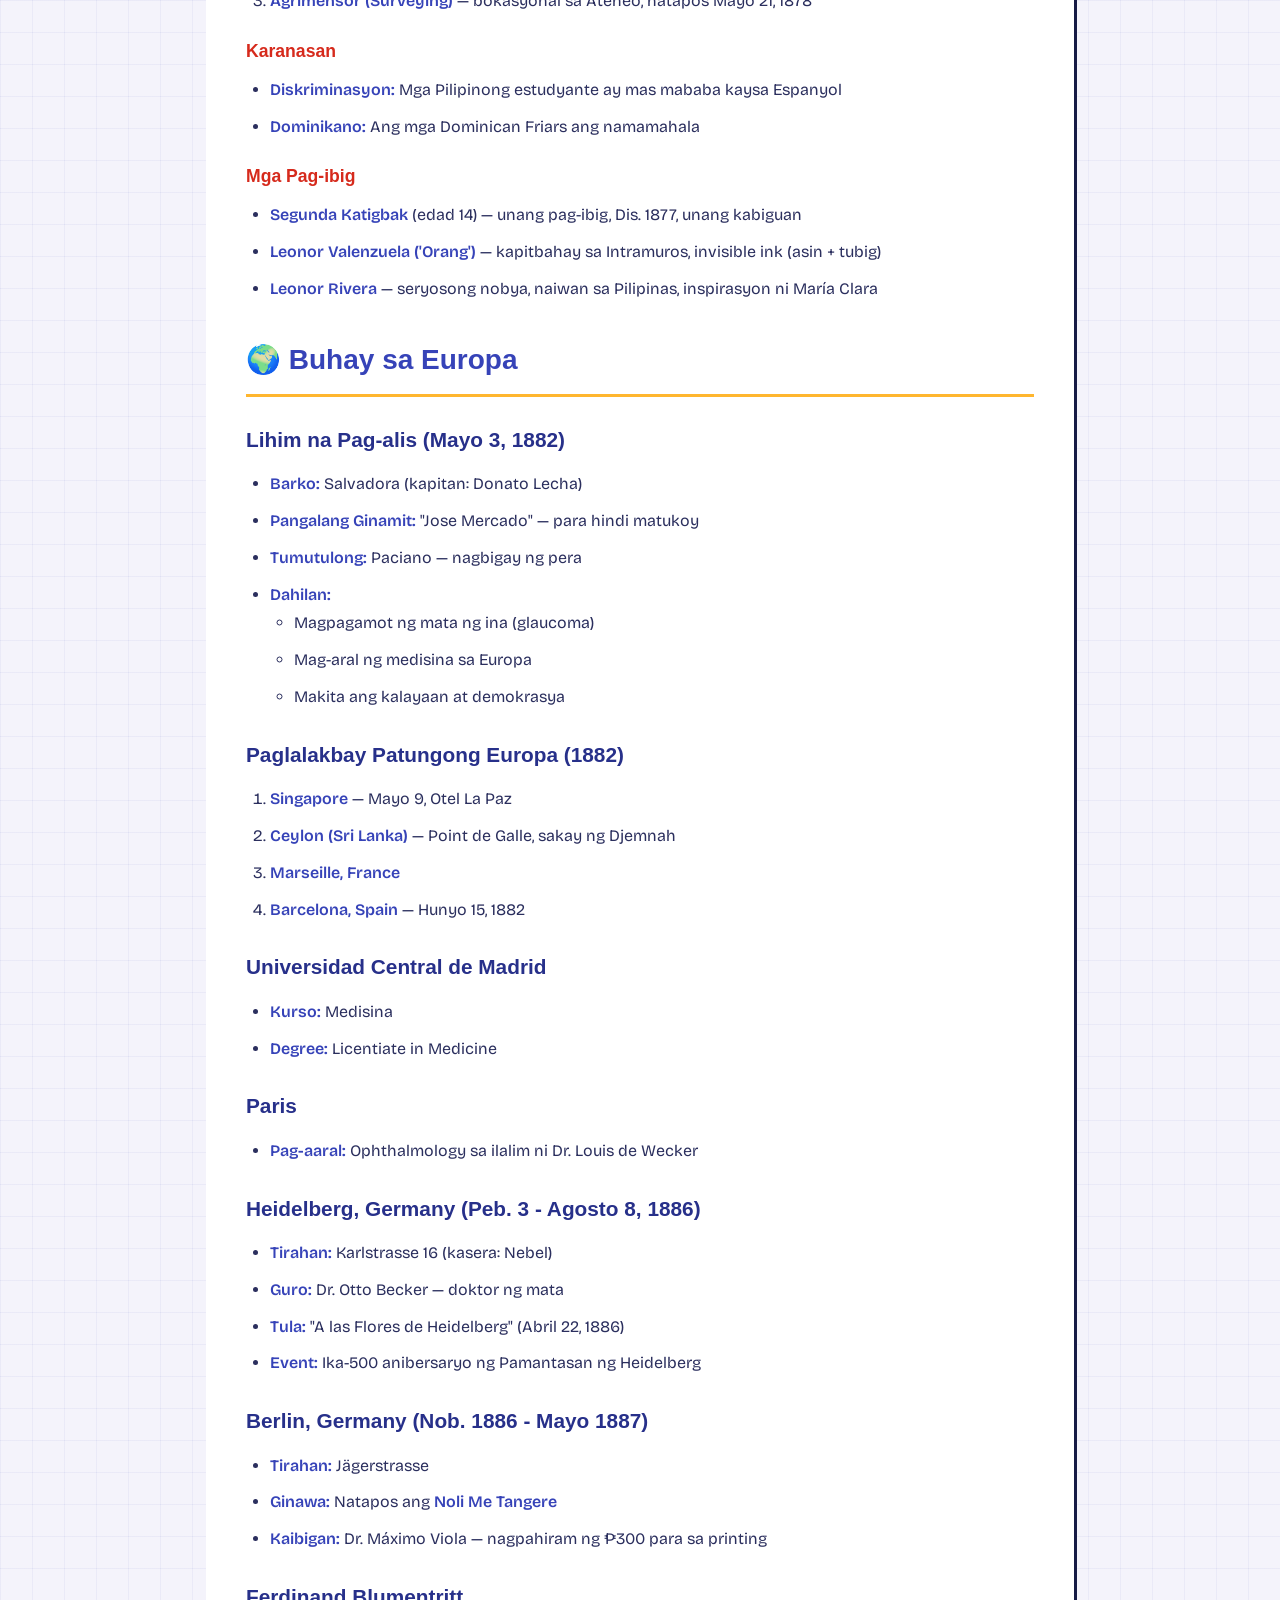
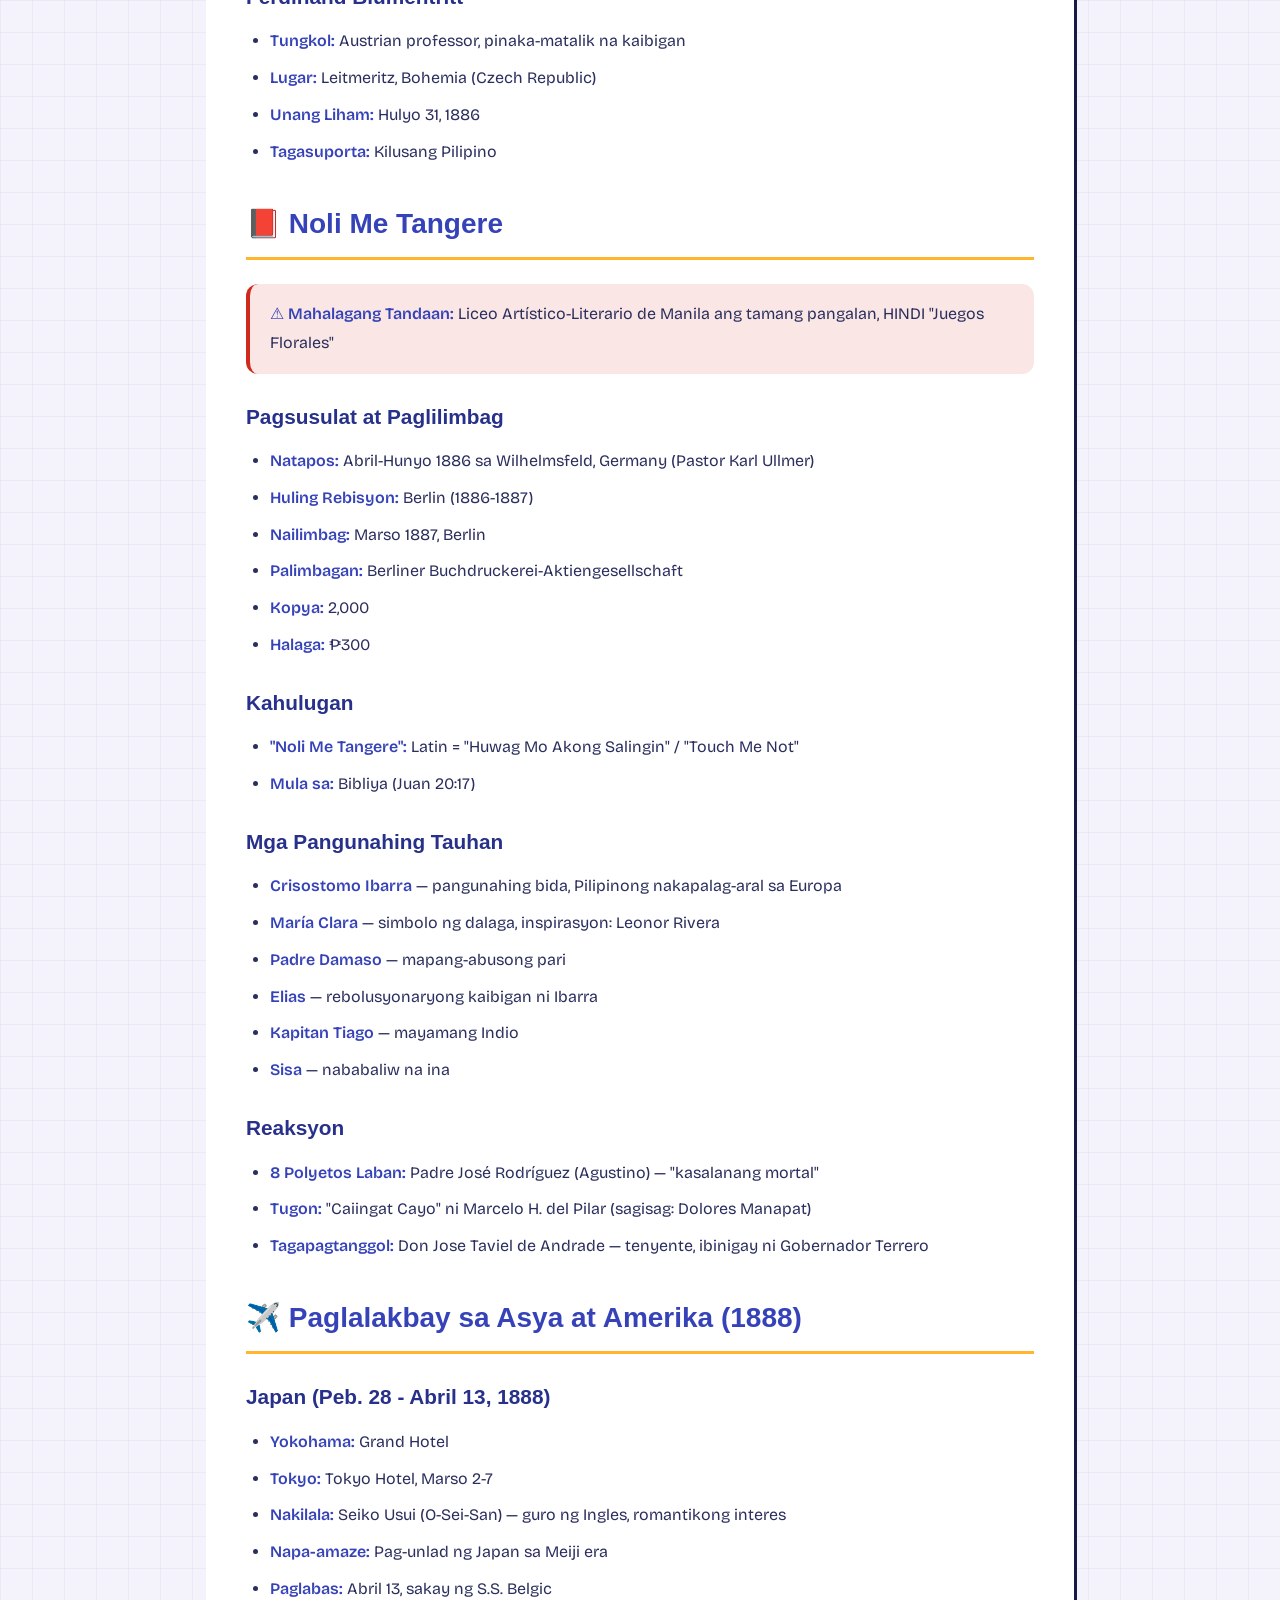
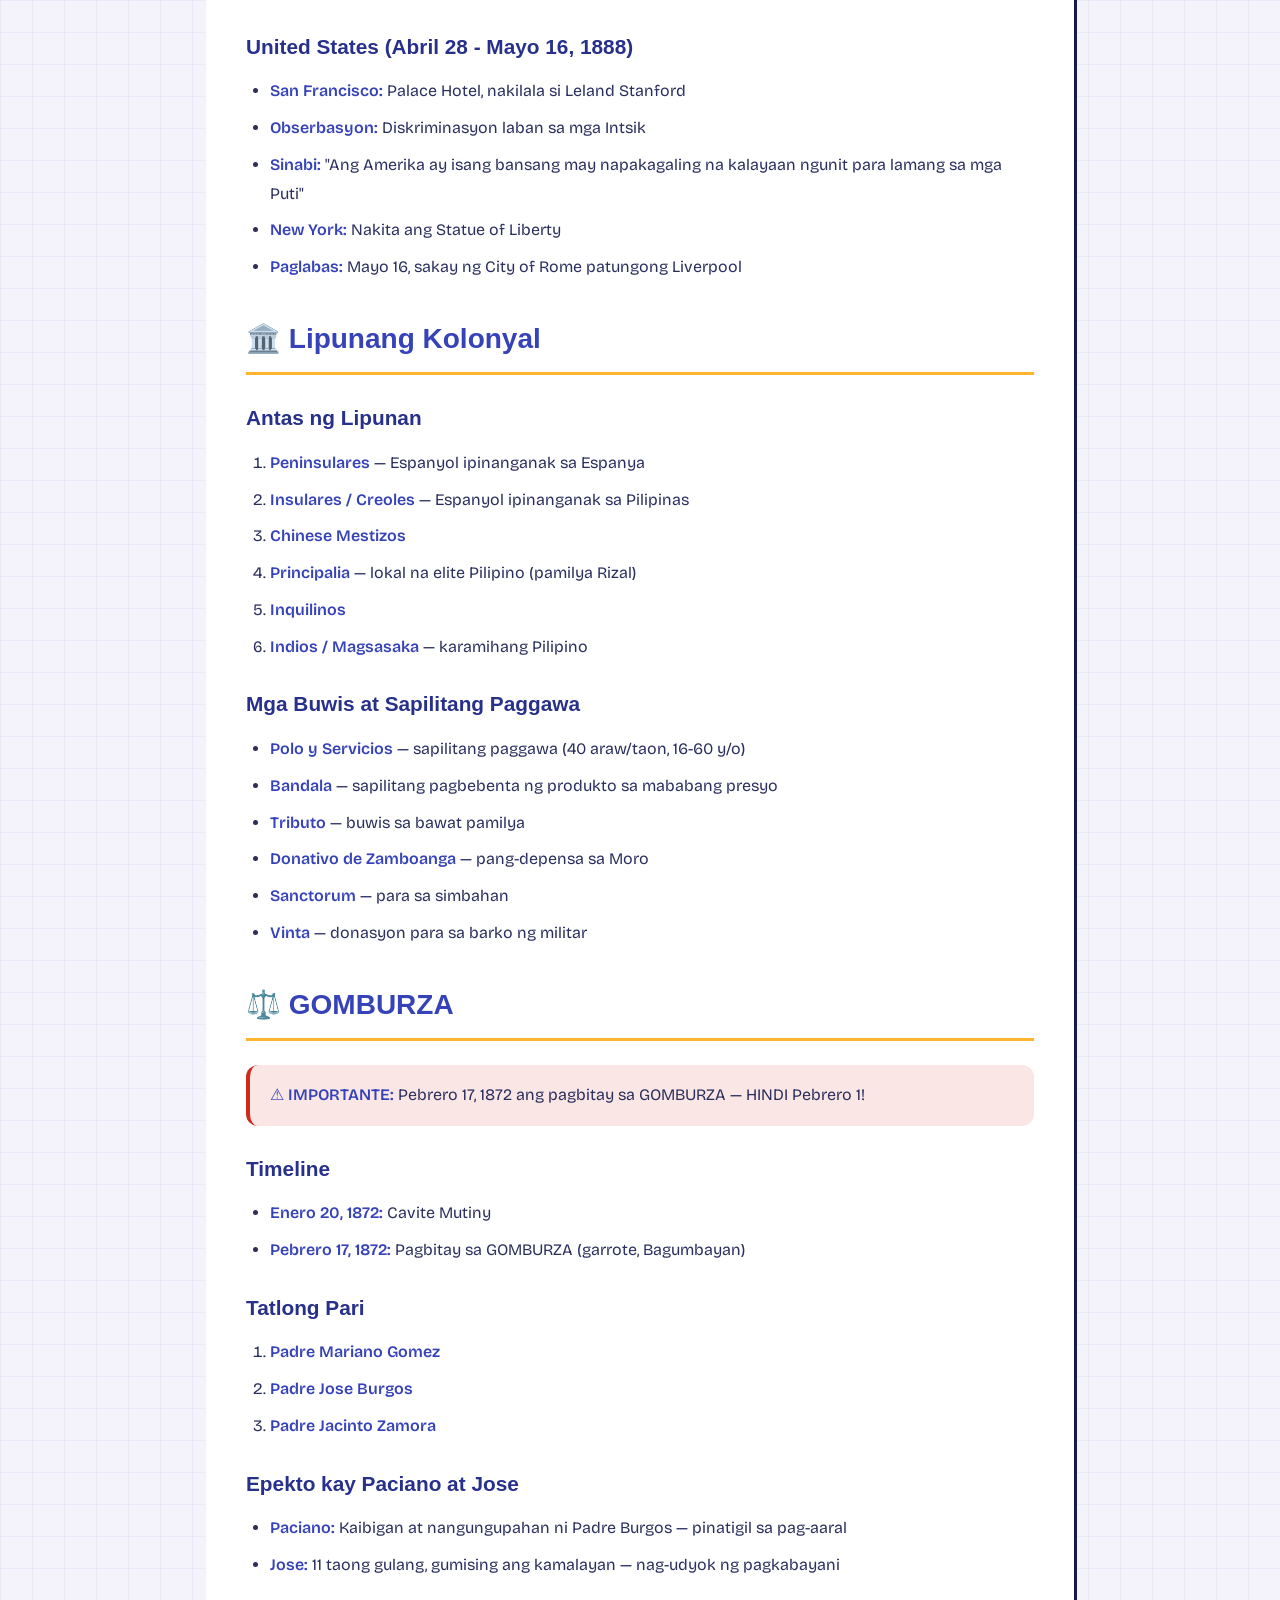
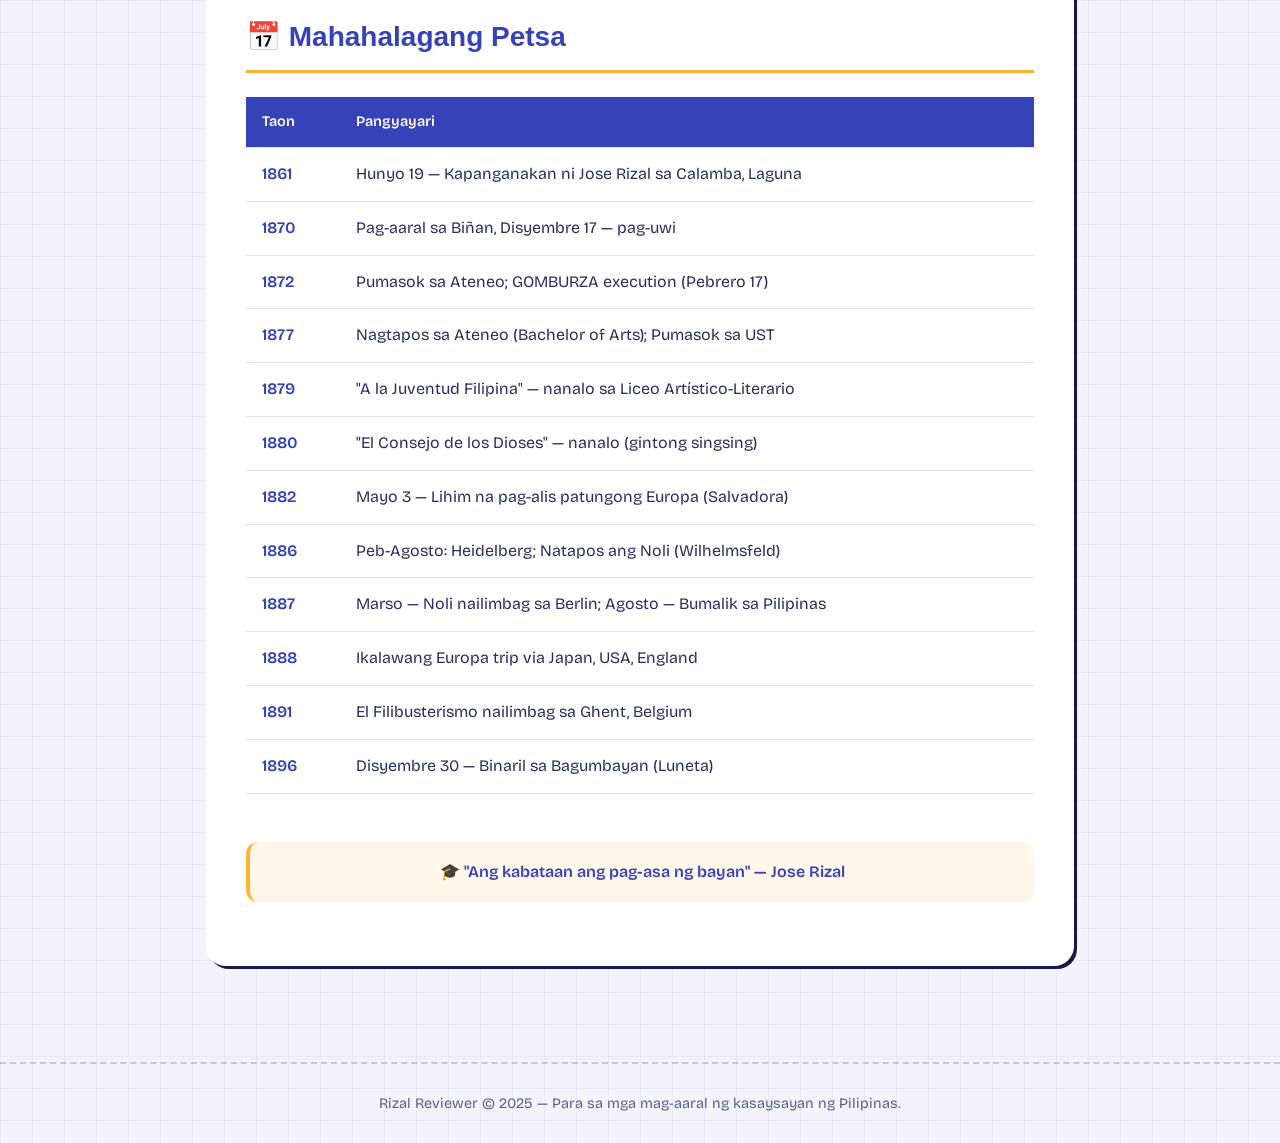
<file: reviewer.html>
<!DOCTYPE html>
<html lang="fil">
<head>
  <meta charset="UTF-8" />
  <meta name="viewport" content="width=device-width, initial-scale=1.0" />
  <title>Reviewer — Rizal Reviewer</title>
  <link rel="stylesheet" href="style.css" />
  <style>
    .reviewer-layout {
      max-width: 900px;
      margin: 0 auto;
      padding: 1.5rem 1rem 3rem;
    }

    .reviewer-content {
      background: var(--white);
      border-radius: var(--radius);
      box-shadow: var(--shadow-sm);
      padding: 2.5rem;
      line-height: 1.8;
    }

    .reviewer-content h2 {
      font-family: Arial, Helvetica, sans-serif;
      color: var(--primary);
      font-size: 1.75rem;
      margin-top: 2rem;
      margin-bottom: 1rem;
      padding-bottom: .5rem;
      border-bottom: 3px solid var(--accent-orange);
    }

    .reviewer-content h2:first-child {
      margin-top: 0;
    }

    .reviewer-content h3 {
      font-family: Arial, Helvetica, sans-serif;
      color: var(--primary-dark);
      font-size: 1.3rem;
      margin-top: 1.5rem;
      margin-bottom: .75rem;
    }

    .reviewer-content h4 {
      font-family: Arial, Helvetica, sans-serif;
      color: var(--accent-red);
      font-size: 1.1rem;
      margin-top: 1.25rem;
      margin-bottom: .5rem;
      font-weight: 600;
    }

    .reviewer-content p {
      margin-bottom: 1rem;
      color: var(--dark-gray);
    }

    .reviewer-content ul, .reviewer-content ol {
      margin-left: 1.5rem;
      margin-bottom: 1rem;
    }

    .reviewer-content li {
      margin-bottom: .5rem;
      color: var(--dark-gray);
    }

    .reviewer-content strong {
      color: var(--primary);
      font-weight: 600;
    }

    .reviewer-content em {
      color: var(--accent-red);
      font-style: normal;
      font-weight: 600;
    }

    .highlight-box {
      background: rgba(255,173,51,.1);
      border-left: 4px solid var(--accent-orange);
      padding: 1rem 1.25rem;
      margin: 1.5rem 0;
      border-radius: var(--radius-sm);
    }

    .note-box {
      background: rgba(107,170,117,.1);
      border-left: 4px solid var(--green);
      padding: 1rem 1.25rem;
      margin: 1.5rem 0;
      border-radius: var(--radius-sm);
    }

    .warning-box {
      background: rgba(204,20,0,.1);
      border-left: 4px solid var(--red);
      padding: 1rem 1.25rem;
      margin: 1.5rem 0;
      border-radius: var(--radius-sm);
    }

    .table-container {
      overflow-x: auto;
      margin: 1.5rem 0;
    }

    table {
      width: 100%;
      border-collapse: collapse;
      background: var(--white);
    }

    th, td {
      padding: .75rem 1rem;
      text-align: left;
      border-bottom: 1px solid var(--light-gray);
    }

    th {
      background: var(--primary);
      color: var(--white);
      font-weight: 600;
      font-size: .9rem;
    }

    tr:hover {
      background: var(--off-white);
    }

    .back-to-top {
      position: fixed;
      bottom: 2rem;
      right: 2rem;
      background: var(--primary);
      color: var(--white);
      width: 50px;
      height: 50px;
      border-radius: 50%;
      display: flex;
      align-items: center;
      justify-content: center;
      font-size: 1.5rem;
      box-shadow: var(--shadow-md);
      cursor: pointer;
      transition: all var(--transition);
      text-decoration: none;
    }

    .back-to-top:hover {
      background: var(--primary-dark);
      transform: translateY(-3px);
    }

    @media (max-width: 600px) {
      .reviewer-content {
        padding: 1.5rem;
      }
      
      .back-to-top {
        width: 45px;
        height: 45px;
        bottom: 1.5rem;
        right: 1.5rem;
      }
    }
  </style>
</head>
<body>

  <!-- HEADER -->
  <header class="site-header">
    <div class="header-inner">
      <div class="site-title">Rizal <span>Reviewer</span></div>
      <nav class="site-nav">
        <a href="index.html"      class="nav-link">Tahanan</a>
        <a href="quiz.html"       class="nav-link">Quiz</a>
        <a href="flashcards.html" class="nav-link">Flashcards</a>
        <a href="reviewer.html"   class="nav-link active">Reviewer</a>
      </nav>
    </div>
  </header>

  <main class="reviewer-layout">
    <div class="reviewer-content">
      <h1 style="text-align:center; color:var(--primary); margin-bottom:2rem; font-size:2.5rem;">📚 Rizal Reviewer</h1>

      <div class="highlight-box">
        <strong>📖 Kompletong Gabay:</strong> Lahat ng mahahalagang impormasyon tungkol sa buhay, edukasyon, mga akda, at paglalakbay ni Dr. Jose Rizal.
      </div>

      <h2>🏠 Pamilya at Kapanganakan</h2>
      
      <h3>Kapanganakan</h3>
      <ul>
        <li><strong>Petsa ng Kapanganakan:</strong> Hunyo 19, 1861</li>
        <li><strong>Lugar:</strong> Calamba, Laguna, Pilipinas</li>
        <li><strong>Buong Pangalan:</strong> Jose Protacio Rizal Mercado y Alonso Realonda</li>
      </ul>

      <h3>Mga Magulang</h3>
      <ul>
        <li><strong>Ama:</strong> Francisco Mercado Rizal — magsasakang may-ari ng lupa</li>
        <li><strong>Ina:</strong> Teodora Alonso Realonda — edukadang babae, unang guro ni Jose</li>
      </ul>

      <h3>Mga Kapatid (11 lahat)</h3>
      <div class="note-box">
        <strong>Si Jose ay IKAPITO (7th) sa labing-isang magkakapatid</strong>
      </div>
      <ol>
        <li><strong>Saturnina (Neneng)</strong> — pinakmatanda</li>
        <li><strong>Paciano</strong> — naging protector at sponsor ni Jose sa Europa</li>
        <li><strong>Narcisa (Sisa)</strong></li>
        <li><strong>Olympia (Ypia)</strong></li>
        <li><strong>Lucia</strong></li>
        <li><strong>Maria (Biang)</strong></li>
        <li><strong>JOSE</strong> — ika-pito</li>
        <li><strong>Concepcion (Concha)</strong> — namatay edad 3 (1862-1865), unang pag-iyak ni Jose</li>
        <li><strong>Josefa (Panggoy)</strong></li>
        <li><strong>Trinidad (Trining)</strong></li>
        <li><strong>Soledad (Choleng)</strong> — bunso</li>
      </ol>

      <h3>Mga Guro Bago ang Biñan</h3>
      <ul>
        <li><strong>Teodora Alonso</strong> — ina, unang guro (pagbabasa, pagsulat, Doctrina Cristiana)</li>
        <li><strong>Celestino</strong> — panimulang aralin</li>
        <li><strong>Lucas Padua</strong> — aritmetika</li>
        <li><strong>Leon Monroy</strong> — Espanyol at Latin</li>
        <li><strong>Tiyo Manuel</strong> — pisikal/katawan</li>
        <li><strong>Tiyo Gregorio</strong> — aklat at pagmamasid</li>
        <li><strong>Tiyo Jose Alberto</strong> — sining/pagpipinta</li>
      </ul>

      <h2>📖 Edukasyon</h2>

      <h3>Biñan (1870)</h3>
      <ul>
        <li><strong>Guro:</strong> Maestro Justiniano Aquino Cruz</li>
        <li><strong>Karanasan:</strong> "Walang araw na walang hampas" — 5-6 palo kahit maganda ang marka</li>
        <li><strong>Class Painter:</strong> Jose Guevarra — tumulong si Rizal kay Juancho</li>
        <li><strong>Pag-uwi:</strong> Disyembre 17, 1870 sakay ng Bapor Talim</li>
      </ul>

      <h3>Ateneo Municipal de Manila (1872-1877)</h3>
      
      <h4>Pumasok: 1872 (edad 11)</h4>
      
      <div class="highlight-box">
        <strong>Parehong taon:</strong> GOMBURZA execution (Pebrero 17, 1872) — Cavite Mutiny: Enero 20, Pagbitay: Pebrero 17
      </div>

      <h4>Sistema ng Imperyo</h4>
      <ul>
        <li><strong>Dalawang Imperyo:</strong>
          <ul>
            <li>Romano (interno, bandilang pula)</li>
            <li>Carthagena (externo, bandilang asul) — grupo ni Rizal</li>
          </ul>
        </li>
        <li><strong>Limang Ranggo:</strong>
          <ol>
            <li>Emperador</li>
            <li>Tribuna</li>
            <li>Dekuryon</li>
            <li>Senturyon</li>
            <li>Tagapagdala ng Bandila</li>
          </ol>
        </li>
        <li><strong>Naging Emperador:</strong> Makalipas ang isang buwan sa unang taon</li>
      </ul>

      <h4>Mga Guro</h4>
      <ul>
        <li><strong>Padre José Bech</strong> — unang guro ("payat at matangkad, seryoso, inspirado")</li>
        <li><strong>Fr. Francisco de Paula Sanchez</strong> — paboritong guro, nag-inspire bilang manunulat</li>
      </ul>

      <h4>Pagtatapos: Marso 23, 1877</h4>
      <ul>
        <li><strong>Degree:</strong> Bachelor of Arts (Bachiller en Artes)</li>
        <li><strong>Karangalan:</strong> Sobresaliente (Excellent) sa lahat ng subjects</li>
      </ul>

      <h4>Mga Tula sa Ateneo</h4>
      <ul>
        <li><strong>Mi Primera Inspiración</strong> (1874) — inihandog sa ina</li>
        <li><strong>A la Juventud Filipina</strong> (1879) — nanalo ng 1st prize sa Liceo Artístico-Literario de Manila</li>
        <li><strong>Un Diálogo Alusivo a la Despedida</strong> (1877) — huling tula, pamamaalam sa kaklase</li>
      </ul>

      <h3>Universidad de Santo Tomas (1877-1882)</h3>
      
      <h4>Mga Kurso</h4>
      <ol>
        <li><strong>Pilosopiya at Letras</strong> — una</li>
        <li><strong>Medisina</strong> — lumipat, hindi natapos</li>
        <li><strong>Agrimensor (Surveying)</strong> — bokasyonal sa Ateneo, natapos Mayo 21, 1878</li>
      </ol>

      <h4>Karanasan</h4>
      <ul>
        <li><strong>Diskriminasyon:</strong> Mga Pilipinong estudyante ay mas mababa kaysa Espanyol</li>
        <li><strong>Dominikano:</strong> Ang mga Dominican Friars ang namamahala</li>
      </ul>

      <h4>Mga Pag-ibig</h4>
      <ul>
        <li><strong>Segunda Katigbak</strong> (edad 14) — unang pag-ibig, Dis. 1877, unang kabiguan</li>
        <li><strong>Leonor Valenzuela ('Orang')</strong> — kapitbahay sa Intramuros, invisible ink (asin + tubig)</li>
        <li><strong>Leonor Rivera</strong> — seryosong nobya, naiwan sa Pilipinas, inspirasyon ni María Clara</li>
      </ul>

      <h2>🌍 Buhay sa Europa</h2>

      <h3>Lihim na Pag-alis (Mayo 3, 1882)</h3>
      <ul>
        <li><strong>Barko:</strong> Salvadora (kapitan: Donato Lecha)</li>
        <li><strong>Pangalang Ginamit:</strong> "Jose Mercado" — para hindi matukoy</li>
        <li><strong>Tumutulong:</strong> Paciano — nagbigay ng pera</li>
        <li><strong>Dahilan:</strong>
          <ul>
            <li>Magpagamot ng mata ng ina (glaucoma)</li>
            <li>Mag-aral ng medisina sa Europa</li>
            <li>Makita ang kalayaan at demokrasya</li>
          </ul>
        </li>
      </ul>

      <h3>Paglalakbay Patungong Europa (1882)</h3>
      <ol>
        <li><strong>Singapore</strong> — Mayo 9, Otel La Paz</li>
        <li><strong>Ceylon (Sri Lanka)</strong> — Point de Galle, sakay ng Djemnah</li>
        <li><strong>Marseille, France</strong></li>
        <li><strong>Barcelona, Spain</strong> — Hunyo 15, 1882</li>
      </ol>

      <h3>Universidad Central de Madrid</h3>
      <ul>
        <li><strong>Kurso:</strong> Medisina</li>
        <li><strong>Degree:</strong> Licentiate in Medicine</li>
      </ul>

      <h3>Paris</h3>
      <ul>
        <li><strong>Pag-aaral:</strong> Ophthalmology sa ilalim ni Dr. Louis de Wecker</li>
      </ul>

      <h3>Heidelberg, Germany (Peb. 3 - Agosto 8, 1886)</h3>
      <ul>
        <li><strong>Tirahan:</strong> Karlstrasse 16 (kasera: Nebel)</li>
        <li><strong>Guro:</strong> Dr. Otto Becker — doktor ng mata</li>
        <li><strong>Tula:</strong> "A las Flores de Heidelberg" (Abril 22, 1886)</li>
        <li><strong>Event:</strong> Ika-500 anibersaryo ng Pamantasan ng Heidelberg</li>
      </ul>

      <h3>Berlin, Germany (Nob. 1886 - Mayo 1887)</h3>
      <ul>
        <li><strong>Tirahan:</strong> Jägerstrasse</li>
        <li><strong>Ginawa:</strong> Natapos ang <strong>Noli Me Tangere</strong></li>
        <li><strong>Kaibigan:</strong> Dr. Máximo Viola — nagpahiram ng ₱300 para sa printing</li>
      </ul>

      <h3>Ferdinand Blumentritt</h3>
      <ul>
        <li><strong>Tungkol:</strong> Austrian professor, pinaka-matalik na kaibigan</li>
        <li><strong>Lugar:</strong> Leitmeritz, Bohemia (Czech Republic)</li>
        <li><strong>Unang Liham:</strong> Hulyo 31, 1886</li>
        <li><strong>Tagasuporta:</strong> Kilusang Pilipino</li>
      </ul>

      <h2>📕 Noli Me Tangere</h2>

      <div class="warning-box">
        <strong>⚠️ Mahalagang Tandaan:</strong> Liceo Artístico-Literario de Manila ang tamang pangalan, HINDI "Juegos Florales"
      </div>

      <h3>Pagsusulat at Paglilimbag</h3>
      <ul>
        <li><strong>Natapos:</strong> Abril-Hunyo 1886 sa Wilhelmsfeld, Germany (Pastor Karl Ullmer)</li>
        <li><strong>Huling Rebisyon:</strong> Berlin (1886-1887)</li>
        <li><strong>Nailimbag:</strong> Marso 1887, Berlin</li>
        <li><strong>Palimbagan:</strong> Berliner Buchdruckerei-Aktiengesellschaft</li>
        <li><strong>Kopya:</strong> 2,000</li>
        <li><strong>Halaga:</strong> ₱300</li>
      </ul>

      <h3>Kahulugan</h3>
      <ul>
        <li><strong>"Noli Me Tangere":</strong> Latin = "Huwag Mo Akong Salingin" / "Touch Me Not"</li>
        <li><strong>Mula sa:</strong> Bibliya (Juan 20:17)</li>
      </ul>

      <h3>Mga Pangunahing Tauhan</h3>
      <ul>
        <li><strong>Crisostomo Ibarra</strong> — pangunahing bida, Pilipinong nakapalag-aral sa Europa</li>
        <li><strong>María Clara</strong> — simbolo ng dalaga, inspirasyon: Leonor Rivera</li>
        <li><strong>Padre Damaso</strong> — mapang-abusong pari</li>
        <li><strong>Elias</strong> — rebolusyonaryong kaibigan ni Ibarra</li>
        <li><strong>Kapitan Tiago</strong> — mayamang Indio</li>
        <li><strong>Sisa</strong> — nababaliw na ina</li>
      </ul>

      <h3>Reaksyon</h3>
      <ul>
        <li><strong>8 Polyetos Laban:</strong> Padre José Rodríguez (Agustino) — "kasalanang mortal"</li>
        <li><strong>Tugon:</strong> "Caiingat Cayo" ni Marcelo H. del Pilar (sagisag: Dolores Manapat)</li>
        <li><strong>Tagapagtanggol:</strong> Don Jose Taviel de Andrade — tenyente, ibinigay ni Gobernador Terrero</li>
      </ul>

      <h2>✈️ Paglalakbay sa Asya at Amerika (1888)</h2>

      <h3>Japan (Peb. 28 - Abril 13, 1888)</h3>
      <ul>
        <li><strong>Yokohama:</strong> Grand Hotel</li>
        <li><strong>Tokyo:</strong> Tokyo Hotel, Marso 2-7</li>
        <li><strong>Nakilala:</strong> Seiko Usui (O-Sei-San) — guro ng Ingles, romantikong interes</li>
        <li><strong>Napa-amaze:</strong> Pag-unlad ng Japan sa Meiji era</li>
        <li><strong>Paglabas:</strong> Abril 13, sakay ng S.S. Belgic</li>
      </ul>

      <h3>United States (Abril 28 - Mayo 16, 1888)</h3>
      <ul>
        <li><strong>San Francisco:</strong> Palace Hotel, nakilala si Leland Stanford</li>
        <li><strong>Obserbasyon:</strong> Diskriminasyon laban sa mga Intsik</li>
        <li><strong>Sinabi:</strong> "Ang Amerika ay isang bansang may napakagaling na kalayaan ngunit para lamang sa mga Puti"</li>
        <li><strong>New York:</strong> Nakita ang Statue of Liberty</li>
        <li><strong>Paglabas:</strong> Mayo 16, sakay ng City of Rome patungong Liverpool</li>
      </ul>

      <h2>🏛️ Lipunang Kolonyal</h2>

      <h3>Antas ng Lipunan</h3>
      <ol>
        <li><strong>Peninsulares</strong> — Espanyol ipinanganak sa Espanya</li>
        <li><strong>Insulares / Creoles</strong> — Espanyol ipinanganak sa Pilipinas</li>
        <li><strong>Chinese Mestizos</strong></li>
        <li><strong>Principalia</strong> — lokal na elite Pilipino (pamilya Rizal)</li>
        <li><strong>Inquilinos</strong></li>
        <li><strong>Indios / Magsasaka</strong> — karamihang Pilipino</li>
      </ol>

      <h3>Mga Buwis at Sapilitang Paggawa</h3>
      <ul>
        <li><strong>Polo y Servicios</strong> — sapilitang paggawa (40 araw/taon, 16-60 y/o)</li>
        <li><strong>Bandala</strong> — sapilitang pagbebenta ng produkto sa mababang presyo</li>
        <li><strong>Tributo</strong> — buwis sa bawat pamilya</li>
        <li><strong>Donativo de Zamboanga</strong> — pang-depensa sa Moro</li>
        <li><strong>Sanctorum</strong> — para sa simbahan</li>
        <li><strong>Vinta</strong> — donasyon para sa barko ng militar</li>
      </ul>

      <h2>⚖️ GOMBURZA</h2>

      <div class="warning-box">
        <strong>⚠️ IMPORTANTE:</strong> Pebrero 17, 1872 ang pagbitay sa GOMBURZA — HINDI Pebrero 1!
      </div>

      <h3>Timeline</h3>
      <ul>
        <li><strong>Enero 20, 1872:</strong> Cavite Mutiny</li>
        <li><strong>Pebrero 17, 1872:</strong> Pagbitay sa GOMBURZA (garrote, Bagumbayan)</li>
      </ul>

      <h3>Tatlong Pari</h3>
      <ol>
        <li><strong>Padre Mariano Gomez</strong></li>
        <li><strong>Padre Jose Burgos</strong></li>
        <li><strong>Padre Jacinto Zamora</strong></li>
      </ol>

      <h3>Epekto kay Paciano at Jose</h3>
      <ul>
        <li><strong>Paciano:</strong> Kaibigan at nangungupahan ni Padre Burgos — pinatigil sa pag-aaral</li>
        <li><strong>Jose:</strong> 11 taong gulang, gumising ang kamalayan — nag-udyok ng pagkabayani</li>
      </ul>

      <h2>📅 Mahahalagang Petsa</h2>

      <div class="table-container">
        <table>
          <thead>
            <tr>
              <th>Taon</th>
              <th>Pangyayari</th>
            </tr>
          </thead>
          <tbody>
            <tr>
              <td><strong>1861</strong></td>
              <td>Hunyo 19 — Kapanganakan ni Jose Rizal sa Calamba, Laguna</td>
            </tr>
            <tr>
              <td><strong>1870</strong></td>
              <td>Pag-aaral sa Biñan, Disyembre 17 — pag-uwi</td>
            </tr>
            <tr>
              <td><strong>1872</strong></td>
              <td>Pumasok sa Ateneo; GOMBURZA execution (Pebrero 17)</td>
            </tr>
            <tr>
              <td><strong>1877</strong></td>
              <td>Nagtapos sa Ateneo (Bachelor of Arts); Pumasok sa UST</td>
            </tr>
            <tr>
              <td><strong>1879</strong></td>
              <td>"A la Juventud Filipina" — nanalo sa Liceo Artístico-Literario</td>
            </tr>
            <tr>
              <td><strong>1880</strong></td>
              <td>"El Consejo de los Dioses" — nanalo (gintong singsing)</td>
            </tr>
            <tr>
              <td><strong>1882</strong></td>
              <td>Mayo 3 — Lihim na pag-alis patungong Europa (Salvadora)</td>
            </tr>
            <tr>
              <td><strong>1886</strong></td>
              <td>Peb-Agosto: Heidelberg; Natapos ang Noli (Wilhelmsfeld)</td>
            </tr>
            <tr>
              <td><strong>1887</strong></td>
              <td>Marso — Noli nailimbag sa Berlin; Agosto — Bumalik sa Pilipinas</td>
            </tr>
            <tr>
              <td><strong>1888</strong></td>
              <td>Ikalawang Europa trip via Japan, USA, England</td>
            </tr>
            <tr>
              <td><strong>1891</strong></td>
              <td>El Filibusterismo nailimbag sa Ghent, Belgium</td>
            </tr>
            <tr>
              <td><strong>1896</strong></td>
              <td>Disyembre 30 — Binaril sa Bagumbayan (Luneta)</td>
            </tr>
          </tbody>
        </table>
      </div>

      <div class="highlight-box" style="text-align:center; margin-top:3rem;">
        <strong>🎓 "Ang kabataan ang pag-asa ng bayan" — Jose Rizal</strong>
      </div>

    </div>
  </main>

  <a href="#" class="back-to-top" title="Bumalik sa taas">↑</a>

  <footer class="site-footer">
    <p>Rizal Reviewer &copy; 2025 &mdash; Para sa mga mag-aaral ng kasaysayan ng Pilipinas.</p>
  </footer>

  <script>
    // Smooth scroll to top
    document.querySelector('.back-to-top').addEventListener('click', function(e) {
      e.preventDefault();
      window.scrollTo({ top: 0, behavior: 'smooth' });
    });
  </script>

</body>
</html>
</file>
<file: style.css>
/* =========================================================
   Rizal Reviewer — Shared Styles (v2)
   Concept: a sunrise over a study notebook.
   Flag-blue ink, sun-gold highlights, chunky sticker cards.
   Drop-in replacement: every class name from v1 is kept.
   ========================================================= */

@import url('https://fonts.googleapis.com/css2?family=Bricolage+Grotesque:opsz,wght@12..96,400..800&family=Newsreader:ital,opsz,wght@0,6..72,400..700;1,6..72,400..600&display=swap');

/* ── Reset & Base ── */
*, *::before, *::after { box-sizing: border-box; margin: 0; padding: 0; }

:root {
  /* Core palette */
  --ink:          #161a45;   /* borders, hard shadows, text on light fills */
  --primary:      #3643b8;   /* flag blue */
  --primary-dark: #27308a;
  --primary-light:#7d9ae6;
  --accent-red:   #d62a1c;
  --accent-orange:#ffb62e;   /* sun */
  --accent-yellow:#ffdc5e;   /* sun highlight */
  --accent-green: #4fae78;
  --accent-purple:#a48ce0;
  --accent-pink:  #f0a8c8;

  /* Neutrals */
  --white:        #ffffff;
  --off-white:    #f4f3fb;   /* notebook paper */
  --light-gray:   #e1e3f3;
  --mid-gray:     #5b5f86;
  --dark-gray:    #2b2f5e;

  /* Feedback */
  --green:        #1a7d49;
  --green-light:  #e3f5ea;
  --red:          #cf2a1b;
  --red-light:    #fdeae8;

  /* Chunky offset shadows */
  --stroke:       2.5px;
  --shadow-sm:    3px 3px 0 var(--ink);
  --shadow-md:    5px 5px 0 var(--ink);
  --shadow-lg:    8px 8px 0 var(--ink);

  --radius:       20px;
  --radius-sm:    12px;
  --transition:   0.18s ease;

  --font-sans:  'Bricolage Grotesque', 'Segoe UI', system-ui, -apple-system, Arial, sans-serif;
  --font-serif: 'Newsreader', Georgia, 'Times New Roman', serif;
}

html { scroll-behavior: smooth; }

body {
  font-family: var(--font-sans);
  font-size: 1rem;
  background-color: var(--off-white);
  background-image:
    linear-gradient(rgba(54,67,184,.055) 1px, transparent 1px),
    linear-gradient(90deg, rgba(54,67,184,.055) 1px, transparent 1px);
  background-size: 32px 32px;
  color: var(--dark-gray);
  min-height: 100vh;
  line-height: 1.6;
  -webkit-font-smoothing: antialiased;
}

::selection { background: var(--accent-yellow); color: var(--ink); }

a {
  color: var(--primary);
  text-decoration: underline;
  text-decoration-thickness: 2px;
  text-underline-offset: 3px;
}
a:hover { color: var(--primary-dark); }

.site-title, .nav-link, .mode-card, .btn, .btn-primary { text-decoration: none; }

:focus-visible {
  outline: 3px solid var(--primary);
  outline-offset: 3px;
}
.site-header :focus-visible { outline-color: var(--accent-yellow); }

/* ── Header ── */
.site-header {
  background: var(--primary);
  color: var(--white);
  padding: 0 1.5rem;
  position: sticky;
  top: 0;
  z-index: 100;
  box-shadow: 0 3px 0 var(--ink);
}

/* a thin flag-coloured band along the bottom edge */
.site-header::after {
  content: "";
  position: absolute;
  left: 0; right: 0; bottom: 0;
  height: 4px;
  background: linear-gradient(90deg,
    var(--accent-red) 0 33.3%,
    var(--white) 33.3% 66.6%,
    var(--accent-orange) 66.6% 100%);
}

.header-inner {
  max-width: 1100px;
  margin: 0 auto;
  display: flex;
  align-items: center;
  justify-content: space-between;
  height: 68px;
  gap: 1rem;
}

.site-title {
  font-family: var(--font-sans);
  font-size: 1.5rem;
  font-weight: 800;
  color: var(--white);
  letter-spacing: -.02em;
  white-space: nowrap;
  display: inline-flex;
  align-items: center;
  gap: .55rem;
}
.site-title:hover { color: var(--white); }
.site-title span { color: var(--accent-yellow); }

/* little eight-ray sun as the logo mark */
.site-title::before {
  content: "";
  width: 28px; height: 28px;
  flex-shrink: 0;
  background:
    radial-gradient(circle, var(--accent-orange) 0 36%, transparent 38%),
    repeating-conic-gradient(from -11deg, var(--accent-yellow) 0 22deg, transparent 22deg 45deg);
  border-radius: 50%;
}

.site-nav { display: flex; gap: .4rem; align-items: center; }

.nav-link {
  color: rgba(255,255,255,.88);
  padding: .4rem .95rem;
  border-radius: 99px;
  font-size: .95rem;
  font-weight: 600;
  transition: background var(--transition), color var(--transition);
}
.nav-link:hover {
  background: rgba(255,255,255,.16);
  color: var(--white);
}
.nav-link.active {
  background: var(--accent-yellow);
  color: var(--ink);
}

/* ── Main Container ── */
.container {
  max-width: 1100px;
  margin: 0 auto;
  padding: 2rem 1.5rem;
}

/* ── Hero: a sunrise over the horizon ── */
.hero {
  position: relative;
  isolation: isolate;
  overflow: hidden;
  text-align: center;
  padding: 4rem 1rem 9rem;
  border-bottom: var(--stroke) solid var(--ink);
}

/* rays fanning out from the horizon */
.hero::before {
  content: "";
  position: absolute;
  z-index: -1;
  left: 50%;
  bottom: 0;
  width: 1100px;
  height: 1100px;
  transform: translate(-50%, 50%);
  background: repeating-conic-gradient(
    from -5.625deg,
    rgba(255,182,46,.40) 0 5.625deg,
    transparent 5.625deg 11.25deg);
  -webkit-mask-image: radial-gradient(circle closest-side, #000 12%, transparent 100%);
          mask-image: radial-gradient(circle closest-side, #000 12%, transparent 100%);
  animation: sunrise 1.2s cubic-bezier(.2,.8,.2,1) both;
}

/* the sun itself, half-risen */
.hero::after {
  content: "";
  position: absolute;
  z-index: -1;
  left: 50%;
  bottom: 0;
  width: 230px;
  height: 115px;
  transform: translateX(-50%);
  background: var(--accent-yellow);
  border: var(--stroke) solid var(--ink);
  border-bottom: 0;
  border-radius: 115px 115px 0 0;
}

@keyframes sunrise {
  from { transform: translate(-50%, 50%) rotate(-14deg) scale(.6); opacity: 0; }
  to   { transform: translate(-50%, 50%) rotate(0)      scale(1);  opacity: 1; }
}

.hero-badge {
  display: inline-block;
  background: var(--accent-yellow);
  color: var(--ink);
  border: var(--stroke) solid var(--ink);
  box-shadow: var(--shadow-sm);
  border-radius: 99px;
  padding: .3rem .95rem;
  font-size: .88rem;
  font-weight: 700;
  margin-bottom: 1.4rem;
  transform: rotate(-2deg);
}

.hero h1 {
  font-family: var(--font-sans);
  font-size: clamp(2.5rem, 8vw, 4.75rem);
  font-weight: 800;
  color: var(--ink);
  line-height: 1.02;
  letter-spacing: -.035em;
  margin-bottom: 1rem;
}

.hero p {
  font-family: var(--font-serif);
  font-style: italic;
  color: var(--dark-gray);
  font-size: 1.25rem;
  line-height: 1.45;
  max-width: 34rem;
  margin: 0 auto;
}

/* ── Mode Cards ── */
.mode-grid {
  display: grid;
  grid-template-columns: repeat(auto-fit, minmax(280px, 1fr));
  gap: 1.75rem;
  margin-top: 2.5rem;
}

.mode-card {
  background: var(--white);
  border-radius: var(--radius);
  border: var(--stroke) solid var(--ink);
  box-shadow: var(--shadow-md);
  padding: 1.75rem;
  text-align: left;
  display: flex;
  flex-direction: column;
  align-items: flex-start;
  cursor: pointer;
  color: var(--dark-gray);
  transition: transform var(--transition), box-shadow var(--transition);
}

.mode-card:hover {
  transform: translate(-3px, -3px);
  box-shadow: var(--shadow-lg);
  color: var(--dark-gray);
}
.mode-card:active {
  transform: translate(2px, 2px);
  box-shadow: 1px 1px 0 var(--ink);
}

.mode-icon {
  display: grid;
  place-items: center;
  width: 78px; height: 78px;
  font-size: 2.4rem;
  line-height: 1;
  margin-bottom: 1.25rem;
  background: var(--accent-yellow);
  border: var(--stroke) solid var(--ink);
  border-radius: 22px;
  transform: rotate(-4deg);
  transition: transform var(--transition);
}
.mode-card:nth-child(2) .mode-icon { background: var(--accent-purple); transform: rotate(3deg); }
.mode-card:nth-child(3) .mode-icon { background: var(--accent-green);  transform: rotate(-2deg); }
.mode-card:hover .mode-icon { transform: rotate(5deg) scale(1.06); }

.mode-card h2 {
  font-family: var(--font-sans);
  font-size: 1.75rem;
  font-weight: 800;
  letter-spacing: -.02em;
  line-height: 1.15;
  color: var(--ink);
  margin-bottom: .5rem;
}

.mode-card p {
  font-family: var(--font-serif);
  color: var(--mid-gray);
  font-size: 1.08rem;
  line-height: 1.5;
  margin-bottom: 1.5rem;
}

.btn-primary {
  display: inline-block;
  margin-top: auto;
  background: var(--accent-orange);
  color: var(--ink);
  font-family: var(--font-sans);
  font-weight: 700;
  font-size: .98rem;
  padding: .6rem 1.5rem;
  border-radius: 99px;
  border: var(--stroke) solid var(--ink);
  box-shadow: var(--shadow-sm);
  cursor: pointer;
  transition: transform var(--transition), box-shadow var(--transition), background var(--transition);
}
.btn-primary:hover {
  background: var(--accent-yellow);
  color: var(--ink);
  transform: translate(-1px, -1px);
  box-shadow: 4px 4px 0 var(--ink);
}
.btn-primary:active { transform: translate(2px, 2px); box-shadow: 0 0 0 var(--ink); }

/* ── General Buttons ── */
.btn {
  display: inline-flex;
  align-items: center;
  justify-content: center;
  gap: .45rem;
  padding: .6rem 1.35rem;
  border-radius: 99px;
  font-family: var(--font-sans);
  font-size: .96rem;
  font-weight: 700;
  line-height: 1.3;
  cursor: pointer;
  border: var(--stroke) solid var(--ink);
  box-shadow: var(--shadow-sm);
  transition: transform var(--transition), box-shadow var(--transition), background var(--transition), color var(--transition);
}
.btn:hover  { transform: translate(-1px, -1px); box-shadow: 4px 4px 0 var(--ink); }
.btn:active { transform: translate(2px, 2px);   box-shadow: 0 0 0 var(--ink); }
.btn:disabled { opacity: .45; cursor: not-allowed; transform: none; box-shadow: var(--shadow-sm); }

.btn-outline { background: var(--white); color: var(--ink); }
.btn-outline:hover { background: var(--accent-yellow); color: var(--ink); }

.btn-ghost { background: transparent; border-color: transparent; box-shadow: none; color: var(--mid-gray); }
.btn-ghost:hover { background: rgba(22,26,69,.07); color: var(--ink); box-shadow: none; transform: none; }
.btn-ghost:active { transform: none; box-shadow: none; }

.btn-navy { background: var(--primary); color: var(--white); }
.btn-navy:hover { background: var(--primary-dark); color: var(--white); }

.btn-gold { background: var(--accent-orange); color: var(--ink); }
.btn-gold:hover { background: var(--accent-yellow); color: var(--ink); }

.btn-green { background: var(--green); color: var(--white); }
.btn-green:hover { background: #146a3c; color: var(--white); }

.btn-red { background: var(--red); color: var(--white); }
.btn-red:hover { background: #b32115; color: var(--white); }

/* ── Quiz Page ── */
.quiz-layout {
  max-width: 780px;
  margin: 0 auto;
  padding: 1.75rem 1rem 3.5rem;
}

.quiz-meta {
  display: flex;
  align-items: center;
  justify-content: space-between;
  margin-bottom: 1rem;
  flex-wrap: wrap;
  gap: .6rem;
}

.score-display {
  font-size: .92rem;
  font-weight: 700;
  font-variant-numeric: tabular-nums;
  color: var(--ink);
  background: var(--white);
  border: var(--stroke) solid var(--ink);
  border-radius: 99px;
  padding: .25rem .95rem;
}

/* chunky candy-stripe progress bar */
.progress-wrap {
  background: var(--white);
  border: var(--stroke) solid var(--ink);
  border-radius: 99px;
  height: 16px;
  margin-bottom: 1.75rem;
  overflow: hidden;
}

.progress-bar {
  height: 100%;
  background: repeating-linear-gradient(-45deg,
    var(--accent-orange) 0 10px,
    var(--accent-yellow) 10px 20px);
  border-radius: 99px;
  transition: width .45s cubic-bezier(.3,.8,.3,1);
}

.category-badge {
  display: inline-block;
  font-size: .82rem;
  font-weight: 700;
  background: rgba(54,67,184,.1);
  color: var(--primary-dark);
  border-radius: 99px;
  padding: .2rem .75rem;
  margin-bottom: .75rem;
}

.question-card {
  background: var(--white);
  border: var(--stroke) solid var(--ink);
  border-radius: var(--radius);
  box-shadow: var(--shadow-md);
  padding: 2rem;
  margin-bottom: 1.5rem;
}

.question-type-tag {
  display: inline-block;
  font-size: .8rem;
  font-weight: 700;
  color: var(--ink);
  background: var(--accent-yellow);
  border: 2px solid var(--ink);
  border-radius: 99px;
  padding: .1rem .7rem;
  margin: 0 .35rem .8rem 0;
}

.question-text {
  font-family: var(--font-serif);
  font-size: 1.4rem;
  font-weight: 600;
  color: var(--ink);
  line-height: 1.38;
  margin-bottom: 1.5rem;
}

/* Multiple Choice */
.options-grid { display: grid; gap: .7rem; }

.option-btn {
  width: 100%;
  text-align: left;
  padding: .8rem 1rem;
  border-radius: 14px;
  border: 2px solid rgba(22,26,69,.2);
  background: var(--white);
  font-family: var(--font-sans);
  font-size: 1rem;
  font-weight: 500;
  color: var(--dark-gray);
  cursor: pointer;
  transition: transform var(--transition), box-shadow var(--transition), border-color var(--transition), background var(--transition);
  display: flex;
  align-items: center;
  gap: .85rem;
}
.option-btn:hover:not(:disabled) {
  border-color: var(--ink);
  background: var(--off-white);
  transform: translate(-2px, -2px);
  box-shadow: var(--shadow-sm);
}
.option-btn:active:not(:disabled) { transform: translate(1px, 1px); box-shadow: none; }

.option-btn .opt-letter {
  width: 32px; height: 32px;
  border-radius: 10px;
  background: var(--light-gray);
  color: var(--ink);
  display: flex; align-items: center; justify-content: center;
  font-weight: 800;
  font-size: .88rem;
  flex-shrink: 0;
  transition: background var(--transition), color var(--transition);
}
.option-btn:hover:not(:disabled) .opt-letter { background: var(--accent-yellow); }

.option-btn.correct { border-color: var(--green); background: var(--green-light); color: var(--ink); animation: pop .32s ease; }
.option-btn.correct .opt-letter { background: var(--green); color: var(--white); }
.option-btn.wrong   { border-color: var(--red);   background: var(--red-light);   color: var(--ink); animation: shake .36s ease; }
.option-btn.wrong .opt-letter   { background: var(--red);   color: var(--white); }
.option-btn:disabled { cursor: default; }

/* Identification */
.id-input-wrap { display: flex; gap: .6rem; flex-wrap: wrap; }

.id-input {
  flex: 1;
  min-width: 200px;
  padding: .75rem 1rem;
  border: 2px solid rgba(22,26,69,.25);
  border-radius: var(--radius-sm);
  font-family: var(--font-sans);
  font-size: 1rem;
  color: var(--ink);
  transition: border-color var(--transition), box-shadow var(--transition);
  background: var(--white);
}
.id-input:focus { outline: none; border-color: var(--ink); box-shadow: 0 0 0 4px rgba(54,67,184,.2); }
.id-input.correct { border-color: var(--green); background: var(--green-light); }
.id-input.wrong   { border-color: var(--red);   background: var(--red-light); animation: shake .36s ease; }

/* Enumeration */
.enum-inputs { display: flex; flex-direction: column; gap: .6rem; }

.enum-row { display: flex; align-items: center; gap: .7rem; }

.enum-num {
  width: 32px; height: 32px;
  border-radius: 10px;
  background: var(--light-gray);
  display: flex; align-items: center; justify-content: center;
  font-weight: 800;
  font-size: .88rem;
  flex-shrink: 0;
  color: var(--ink);
}

.enum-input {
  flex: 1;
  padding: .65rem .95rem;
  border: 2px solid rgba(22,26,69,.25);
  border-radius: var(--radius-sm);
  font-family: var(--font-sans);
  font-size: 1rem;
  color: var(--ink);
  background: var(--white);
  transition: border-color var(--transition), box-shadow var(--transition);
}
.enum-input:focus { outline: none; border-color: var(--ink); box-shadow: 0 0 0 4px rgba(54,67,184,.2); }
.enum-input.correct { border-color: var(--green); background: var(--green-light); }
.enum-input.wrong   { border-color: var(--red);   background: var(--red-light); }

/* Essay */
.essay-textarea {
  width: 100%;
  min-height: 150px;
  padding: .9rem 1rem;
  border: 2px solid rgba(22,26,69,.25);
  border-radius: var(--radius-sm);
  font-family: var(--font-serif);
  font-size: 1.08rem;
  line-height: 1.55;
  color: var(--ink);
  resize: vertical;
  transition: border-color var(--transition), box-shadow var(--transition);
  background: var(--white);
}
.essay-textarea:focus { outline: none; border-color: var(--ink); box-shadow: 0 0 0 4px rgba(54,67,184,.2); }

.self-eval-note {
  font-family: var(--font-serif);
  font-size: .95rem;
  color: var(--mid-gray);
  margin-bottom: .75rem;
  font-style: italic;
}

/* Feedback Box */
.feedback-box {
  border-radius: var(--radius-sm);
  padding: 1rem 1.15rem;
  margin-top: 1.1rem;
  font-size: .98rem;
  line-height: 1.55;
  border: 2px solid transparent;
  border-left-width: 7px;
  display: none;
}
.feedback-box.show { display: block; animation: slide-in .26s ease both; }
.feedback-box.correct-fb { background: var(--green-light); border-color: var(--green); color: #14532f; }
.feedback-box.wrong-fb   { background: var(--red-light);   border-color: var(--red);   color: #7a1d12; }
.feedback-box.neutral-fb { background: rgba(255,182,46,.16); border-color: var(--accent-orange); color: var(--ink); }
.feedback-box .fb-answer { font-weight: 800; margin-top: .35rem; }

/* Action Row */
.action-row {
  display: flex;
  justify-content: flex-end;
  gap: .7rem;
  margin-top: 1.25rem;
  flex-wrap: wrap;
}

/* Results Screen */
.results-screen {
  text-align: center;
  padding: 2.5rem 2rem;
  background: var(--white);
  border: var(--stroke) solid var(--ink);
  border-radius: var(--radius);
  box-shadow: var(--shadow-md);
}

.results-emoji { font-size: 4.25rem; line-height: 1.1; margin-bottom: .5rem; }

.results-screen h2 {
  font-family: var(--font-sans);
  font-weight: 800;
  letter-spacing: -.025em;
  color: var(--ink);
  font-size: 2.2rem;
  line-height: 1.15;
  margin-bottom: .4rem;
}

.score-big {
  font-family: var(--font-sans);
  font-size: 5rem;
  font-weight: 800;
  letter-spacing: -.04em;
  color: var(--primary);
  text-shadow: 4px 4px 0 var(--accent-yellow);
  line-height: 1;
  margin: .6rem 0;
}
.score-label { color: var(--mid-gray); font-size: 1.05rem; margin-bottom: 1.5rem; }

.results-breakdown {
  display: flex;
  gap: .8rem;
  justify-content: center;
  flex-wrap: wrap;
  margin-bottom: 1.75rem;
}

.breakdown-chip {
  background: var(--light-gray);
  color: var(--ink);
  border: 2px solid var(--ink);
  border-radius: 99px;
  padding: .45rem 1.1rem;
  font-size: .94rem;
  font-weight: 700;
}
.breakdown-chip.correct-chip { background: var(--green-light); color: #14532f; border-color: var(--green); }
.breakdown-chip.wrong-chip   { background: var(--red-light);   color: #7a1d12; border-color: var(--red); }

.results-actions { display: flex; gap: .8rem; justify-content: center; flex-wrap: wrap; margin-bottom: 2rem; }

.review-section { text-align: left; margin-top: 1rem; }
.review-section h3 {
  font-family: var(--font-sans);
  font-weight: 800;
  letter-spacing: -.015em;
  color: var(--ink);
  margin-bottom: 1rem;
  font-size: 1.4rem;
}

.review-item {
  background: var(--off-white);
  border-radius: var(--radius-sm);
  padding: 1rem 1.15rem;
  margin-bottom: .8rem;
  border: 2px solid rgba(22,26,69,.12);
  border-left: 7px solid var(--red);
}
.review-item .ri-q  { font-family: var(--font-serif); font-weight: 600; color: var(--ink); margin-bottom: .35rem; font-size: 1.08rem; line-height: 1.4; }
.review-item .ri-your    { color: var(--red); font-size: .92rem; }
.review-item .ri-correct { color: var(--green); font-size: .92rem; font-weight: 700; }

/* ── Flashcard Page ── */
.flashcard-layout {
  max-width: 760px;
  margin: 0 auto;
  padding: 1.75rem 1rem 3.5rem;
}

.fc-controls {
  display: flex;
  align-items: center;
  justify-content: space-between;
  flex-wrap: wrap;
  gap: .75rem;
  margin-bottom: 1.75rem;
}

.fc-filter {
  padding: .5rem 1rem;
  border: var(--stroke) solid var(--ink);
  border-radius: 99px;
  font-family: var(--font-sans);
  font-size: .95rem;
  font-weight: 600;
  color: var(--ink);
  background: var(--white);
  cursor: pointer;
  transition: box-shadow var(--transition);
  min-width: 190px;
}
.fc-filter:hover { box-shadow: var(--shadow-sm); }

.fc-progress-text { font-size: .92rem; color: var(--mid-gray); font-weight: 600; font-variant-numeric: tabular-nums; }

/* Flip Card */
.flip-scene {
  perspective: 1400px;
  margin: 0 auto 1.75rem;
  width: 100%;
  height: 320px;
  cursor: pointer;
}

.flip-card {
  width: 100%;
  height: 100%;
  position: relative;
  transform-style: preserve-3d;
  transition: transform .6s cubic-bezier(.4,0,.2,1);
}

.flip-card.flipped { transform: rotateY(180deg); }

.flip-face {
  position: absolute;
  inset: 0;
  backface-visibility: hidden;
  -webkit-backface-visibility: hidden;
  border: 3px solid var(--ink);
  border-radius: var(--radius);
  display: flex;
  flex-direction: column;
  align-items: center;
  justify-content: center;
  padding: 2.25rem 2rem;
  box-shadow: var(--shadow-lg);
  text-align: center;
  overflow: hidden;
}

/* question side: blue, with a sunrise glowing from the corner */
.flip-front {
  background-color: var(--primary);
  background-image: repeating-conic-gradient(
    from 0deg at 100% 100%,
    rgba(255,255,255,.09) 0 7.5deg,
    transparent 7.5deg 15deg);
  color: var(--white);
}

/* answer side: sun-gold */
.flip-back {
  background-color: var(--accent-yellow);
  background-image: repeating-conic-gradient(
    from 0deg at 0% 0%,
    rgba(255,255,255,.4) 0 7.5deg,
    transparent 7.5deg 15deg);
  color: var(--ink);
  transform: rotateY(180deg);
}

.flip-face-label {
  font-size: .85rem;
  font-weight: 700;
  margin-bottom: .85rem;
  padding: .12rem .75rem;
  border-radius: 99px;
}
.flip-front .flip-face-label { color: var(--white); background: rgba(255,255,255,.18); }
.flip-back .flip-face-label  { color: var(--ink);   background: rgba(22,26,69,.1); }

.flip-face-text {
  font-family: var(--font-serif);
  font-size: clamp(1.15rem, 3.4vw, 1.6rem);
  font-weight: 600;
  line-height: 1.4;
}
.flip-front .flip-face-text { color: var(--white); }
.flip-back .flip-face-text  { color: var(--ink); }

.flip-hint {
  position: absolute;
  bottom: 1rem;
  font-size: .8rem;
  font-weight: 600;
  opacity: .75;
}
.flip-front .flip-hint { color: var(--white); }
.flip-back .flip-hint  { color: var(--ink); }

/* FC Nav */
.fc-nav {
  display: flex;
  align-items: center;
  justify-content: center;
  gap: 1rem;
  margin-bottom: 1.5rem;
  flex-wrap: wrap;
}

.tracker-bar {
  display: flex;
  gap: .4rem;
  flex-wrap: wrap;
  justify-content: center;
  margin-bottom: 1.5rem;
  max-height: 68px;
  padding: 4px;
  overflow: hidden;
}

.tracker-dot {
  width: 12px; height: 12px;
  border-radius: 50%;
  background: var(--white);
  border: 2px solid rgba(22,26,69,.25);
  transition: background var(--transition), transform var(--transition);
  flex-shrink: 0;
}
.tracker-dot.got-it  { background: var(--green); border-color: var(--green); }
.tracker-dot.review  { background: var(--red);   border-color: var(--red); }
.tracker-dot.current { background: var(--accent-orange); border-color: var(--ink); transform: scale(1.3); }

.fc-stats {
  display: flex;
  gap: 1rem;
  justify-content: center;
  font-size: .9rem;
  font-weight: 600;
  color: var(--mid-gray);
  flex-wrap: wrap;
}
.fc-stat-item { display: flex; align-items: center; gap: .35rem; }
.fc-stat-dot  { width: 10px; height: 10px; border-radius: 50%; }

/* ── Footer ── */
.site-footer {
  text-align: center;
  padding: 1.75rem 1.5rem;
  color: var(--mid-gray);
  font-size: .9rem;
  border-top: 2px dashed rgba(22,26,69,.2);
  margin-top: 3rem;
}

/* ── Motion that answers an action ── */
@keyframes shake {
  0%, 100% { transform: translateX(0); }
  20% { transform: translateX(-6px); }
  40% { transform: translateX(5px); }
  60% { transform: translateX(-3px); }
  80% { transform: translateX(2px); }
}
@keyframes pop {
  0%   { transform: scale(1); }
  45%  { transform: scale(1.025); }
  100% { transform: scale(1); }
}
@keyframes slide-in {
  from { opacity: 0; transform: translateY(-6px); }
  to   { opacity: 1; transform: translateY(0); }
}

/* ── Utility ── */
.text-center { text-align: center; }
.mt-1 { margin-top: .5rem; }
.mt-2 { margin-top: 1rem; }
.mt-3 { margin-top: 1.5rem; }
.hidden { display: none !important; }

/* ── Responsive ── */
@media (max-width: 600px) {
  :root { --shadow-md: 4px 4px 0 var(--ink); --shadow-lg: 5px 5px 0 var(--ink); }
  .header-inner   { height: 60px; }
  .site-title     { font-size: 1.2rem; }
  .site-title::before { width: 22px; height: 22px; }
  .nav-link       { padding: .35rem .65rem; font-size: .85rem; }
  .hero           { padding: 2.75rem 1rem 8rem; }
  .hero p         { font-size: 1.12rem; }
  .flip-scene     { height: 280px; }
  .fc-controls    { flex-direction: column; align-items: stretch; }
  .question-card  { padding: 1.35rem; }
  .question-text  { font-size: 1.22rem; }
  .results-screen { padding: 1.5rem 1.15rem; }
  .score-big      { font-size: 3.5rem; }
}

@media (max-width: 400px) {
  .flip-scene  { height: 250px; }
  .flip-face   { padding: 1.5rem 1rem; }
}

/* ── Respect reduced-motion settings ── */
@media (prefers-reduced-motion: reduce) {
  *, *::before, *::after {
    animation: none !important;
    transition-duration: .01ms !important;
    scroll-behavior: auto !important;
  }
}
</file>
